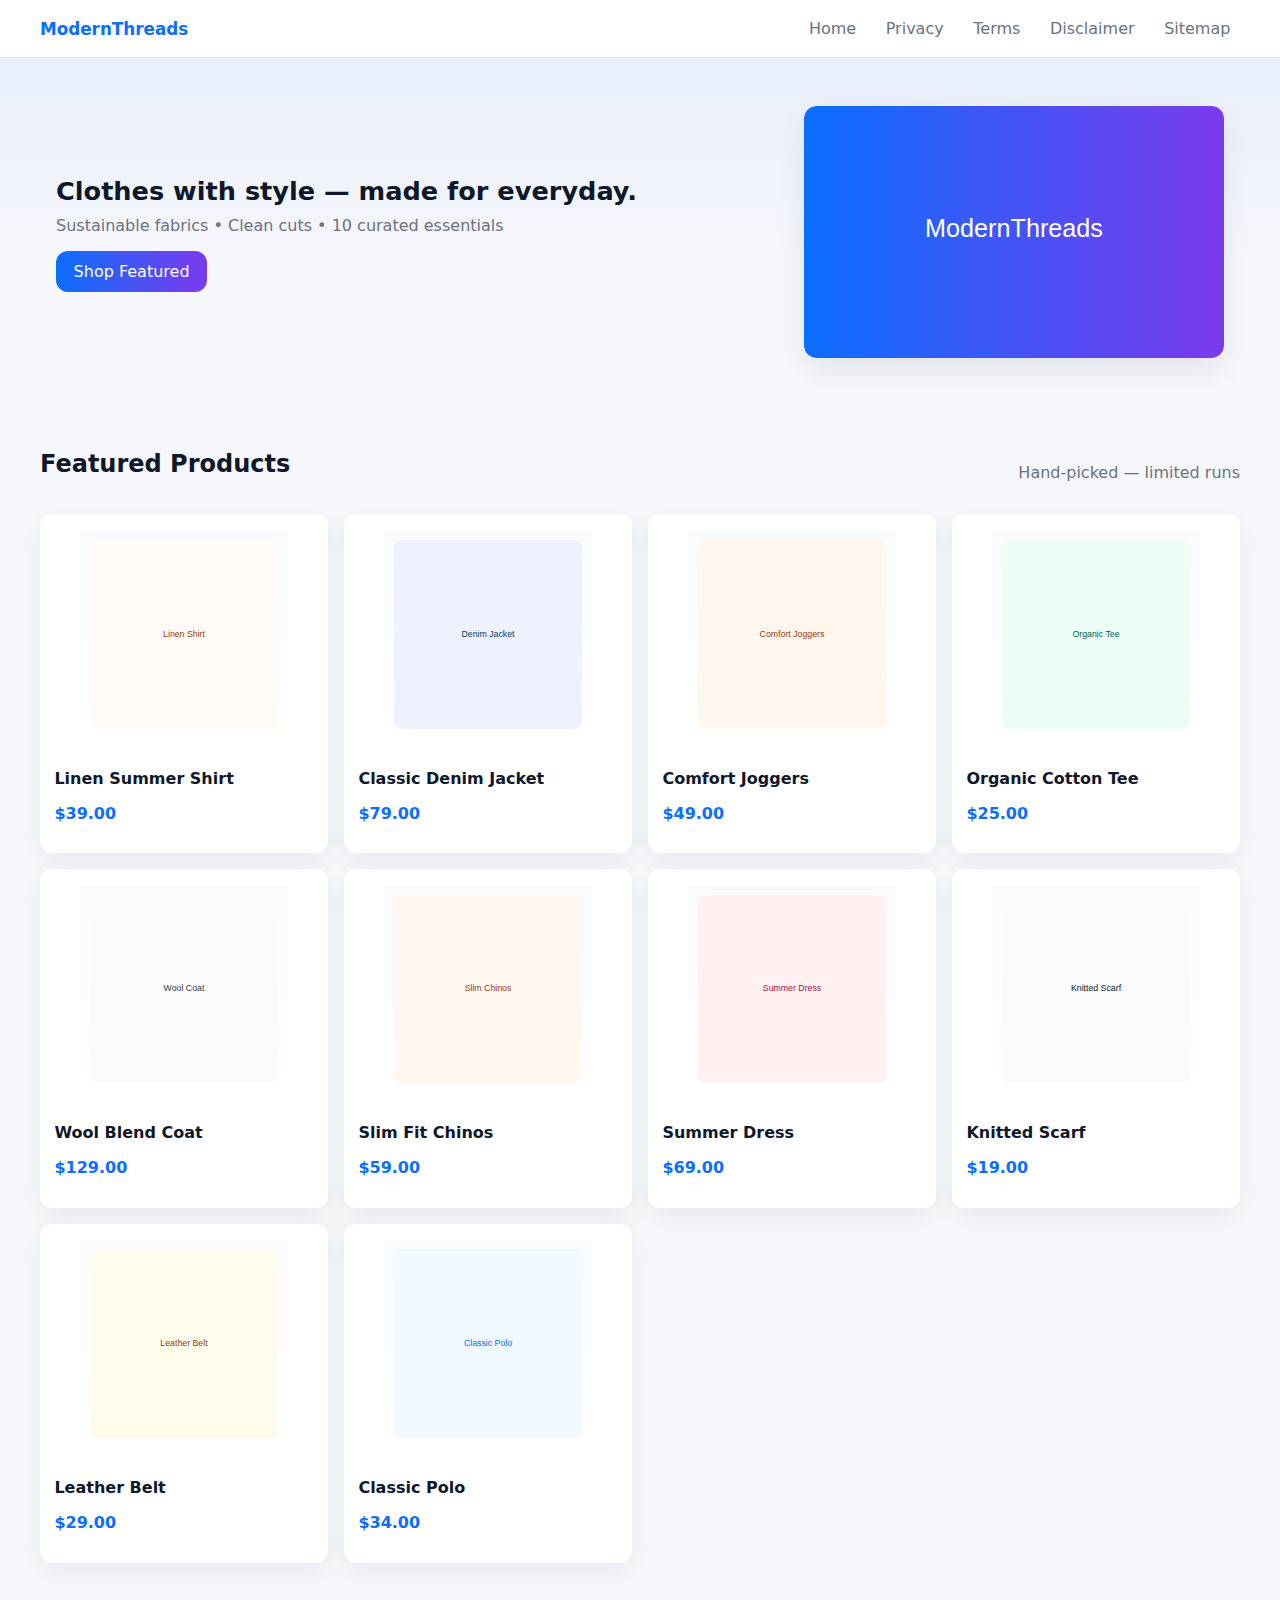
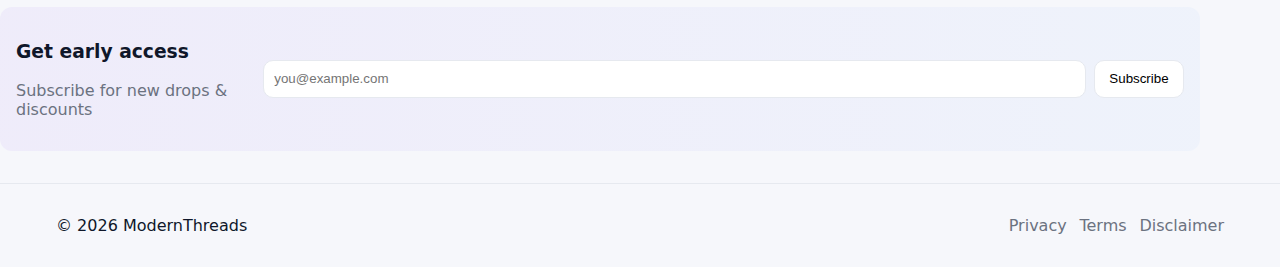
<file: public/index.html>
<!doctype html>
<html lang="en">
<head>
  <!--Start of Tawk.to Script-->
<script type="text/javascript">
var Tawk_API=Tawk_API||{}, Tawk_LoadStart=new Date();
(function(){
var s1=document.createElement("script"),s0=document.getElementsByTagName("script")[0];
s1.async=true;
s1.src='https://embed.tawk.to/696e2fdecba9c0197c120e83/1jfb6m03c';
s1.charset='UTF-8';
s1.setAttribute('crossorigin','*');
s0.parentNode.insertBefore(s1,s0);
})();
</script>
<!--End of Tawk.to Script-->
  <meta charset="utf-8" />
  <title>ModernThreads — Stylish Everyday Clothing</title>
  <meta name="description" content="ModernThreads — curated collection of stylish, sustainable clothing. Browse 10 featured items." />
  <meta name="viewport" content="width=device-width,initial-scale=1" />
  <link rel="canonical" href="https://your-domain.com/" />
  <meta property="og:site_name" content="ModernThreads" />
  <meta property="og:title" content="ModernThreads — Stylish Everyday Clothing" />
  <meta property="og:description" content="Shop 10 curated garments — premium fabrics, timeless design." />
  <meta property="og:type" content="website" />
  <meta property="og:url" content="https://your-domain.com/" />
  <meta name="twitter:card" content="summary_large_image" />
  <link rel="stylesheet" href="css/styles.css" />
  <link rel="icon" href="images/favicon.svg" />

  <script type="application/ld+json">
  { "@context":"https://schema.org", "@type":"WebSite", "name":"ModernThreads", "url":"https://your-domain.com" }
  </script>

  <!-- Google AdSense placeholder: replace ca-pub-XXXXX and uncomment when ready -->
  <!--
  <script data-ad-client="ca-pub-XXXXX" async
    src="https://pagead2.googlesyndication.com/pagead/js/adsbygoogle.js"></script>
  -->
</head>
<body>
  <header class="site-header">
    <div class="wrap header-inner">
      <a class="brand" href="/">ModernThreads</a>
      <button id="menuBtn" class="hamburger" aria-label="Open menu" aria-expanded="false">☰</button>
      <nav id="mainNav" class="main-nav" aria-label="Main">
        <a href="/">Home</a>
        <a href="privacy.html">Privacy</a>
        <a href="terms.html">Terms</a>
        <a href="disclaimer.html">Disclaimer</a>
        <a href="sitemap.xml">Sitemap</a>
      </nav>
    </div>
  </header>

  <main>
    <section class="hero">
      <div class="wrap hero-inner">
        <div class="hero-copy">
          <h1>Clothes with style — made for everyday.</h1>
          <p class="lead">Sustainable fabrics • Clean cuts • 10 curated essentials</p>
          <a class="btn" href="#products">Shop Featured</a>
        </div>
        <div class="hero-art" aria-hidden="true">
          <svg viewBox="0 0 600 360" class="hero-svg" xmlns="http://www.w3.org/2000/svg" role="img" aria-label="ModernThreads hero">
            <defs><linearGradient id="g" x1="0" x2="1"><stop offset="0" stop-color="#0b6efd"/><stop offset="1" stop-color="#7c3aed"/></linearGradient></defs>
            <rect width="100%" height="100%" rx="18" fill="url(#g)"/>
            <text x="50%" y="52%" text-anchor="middle" fill="#fff" font-size="36" font-family="Inter, Arial">ModernThreads</text>
          </svg>
        </div>
      </div>
    </section>

    <section id="products" class="wrap section">
      <div class="section-head">
        <h2>Featured Products</h2>
        <p class="muted">Hand-picked — limited runs</p>
      </div>

      <div class="grid">
        <article class="card">
          <a class="card-link" href="products/linen-summer-shirt.html">
            <figure class="media"><img src="images/linen-summer-shirt.svg" alt="Linen Summer Shirt" loading="lazy" width="800" height="800"></figure>
            <div class="card-body"><h3>Linen Summer Shirt</h3><p class="price">$39.00</p></div>
          </a>
        </article>

        <article class="card">
          <a class="card-link" href="products/classic-denim-jacket.html">
            <figure class="media"><img src="images/classic-denim-jacket.svg" alt="Classic Denim Jacket" loading="lazy"></figure>
            <div class="card-body"><h3>Classic Denim Jacket</h3><p class="price">$79.00</p></div>
          </a>
        </article>

        <article class="card">
          <a class="card-link" href="products/comfort-joggers.html">
            <figure class="media"><img src="images/comfort-joggers.svg" alt="Comfort Joggers" loading="lazy"></figure>
            <div class="card-body"><h3>Comfort Joggers</h3><p class="price">$49.00</p></div>
          </a>
        </article>

        <article class="card">
          <a class="card-link" href="products/organic-cotton-tee.html">
            <figure class="media"><img src="images/organic-cotton-tee.svg" alt="Organic Cotton Tee" loading="lazy"></figure>
            <div class="card-body"><h3>Organic Cotton Tee</h3><p class="price">$25.00</p></div>
          </a>
        </article>

        <article class="card">
          <a class="card-link" href="products/wool-blend-coat.html">
            <figure class="media"><img src="images/wool-blend-coat.svg" alt="Wool Blend Coat" loading="lazy"></figure>
            <div class="card-body"><h3>Wool Blend Coat</h3><p class="price">$129.00</p></div>
          </a>
        </article>

        <article class="card">
          <a class="card-link" href="products/slim-fit-chinos.html">
            <figure class="media"><img src="images/slim-fit-chinos.svg" alt="Slim Fit Chinos" loading="lazy"></figure>
            <div class="card-body"><h3>Slim Fit Chinos</h3><p class="price">$59.00</p></div>
          </a>
        </article>

        <article class="card">
          <a class="card-link" href="products/summer-dress.html">
            <figure class="media"><img src="images/summer-dress.svg" alt="Summer Dress" loading="lazy"></figure>
            <div class="card-body"><h3>Summer Dress</h3><p class="price">$69.00</p></div>
          </a>
        </article>

        <article class="card">
          <a class="card-link" href="products/knitted-scarf.html">
            <figure class="media"><img src="images/knitted-scarf.svg" alt="Knitted Scarf" loading="lazy"></figure>
            <div class="card-body"><h3>Knitted Scarf</h3><p class="price">$19.00</p></div>
          </a>
        </article>

        <article class="card">
          <a class="card-link" href="products/leather-belt.html">
            <figure class="media"><img src="images/leather-belt.svg" alt="Leather Belt" loading="lazy"></figure>
            <div class="card-body"><h3>Leather Belt</h3><p class="price">$29.00</p></div>
          </a>
        </article>

        <article class="card">
          <a class="card-link" href="products/classic-polo.html">
            <figure class="media"><img src="images/classic-polo.svg" alt="Classic Polo" loading="lazy"></figure>
            <div class="card-body"><h3>Classic Polo</h3><p class="price">$34.00</p></div>
          </a>
        </article>
      </div>
    </section>

    <section class="wrap newsletter">
      <div class="newsletter-inner">
        <div>
          <h3>Get early access</h3>
          <p class="muted">Subscribe for new drops &amp; discounts</p>
        </div>
        <form class="subscribe" onsubmit="event.preventDefault(); alert('Subscribed — connect to your email provider')">
          <label for="email" class="visually-hidden">Email</label>
          <input id="email" type="email" placeholder="you@example.com" required>
          <button class="btn-alt" type="submit">Subscribe</button>
        </form>
      </div>
    </section>
  </main>

  <footer class="site-footer">
    <div class="wrap footer-inner">
      <div>&copy; <span id="year"></span> ModernThreads</div>
      <nav class="footer-nav">
        <a href="privacy.html">Privacy</a>
        <a href="terms.html">Terms</a>
        <a href="disclaimer.html">Disclaimer</a>
      </nav>
    </div>
  </footer>

  <script>
    const menuBtn = document.getElementById('menuBtn');
    const mainNav = document.getElementById('mainNav');
    menuBtn.addEventListener('click', () => {
      const expanded = menuBtn.getAttribute('aria-expanded') === 'true';
      menuBtn.setAttribute('aria-expanded', String(!expanded));
      mainNav.classList.toggle('open');
    });
    document.getElementById('year').textContent = new Date().getFullYear();
  </script>
</body>
</html>
</file>
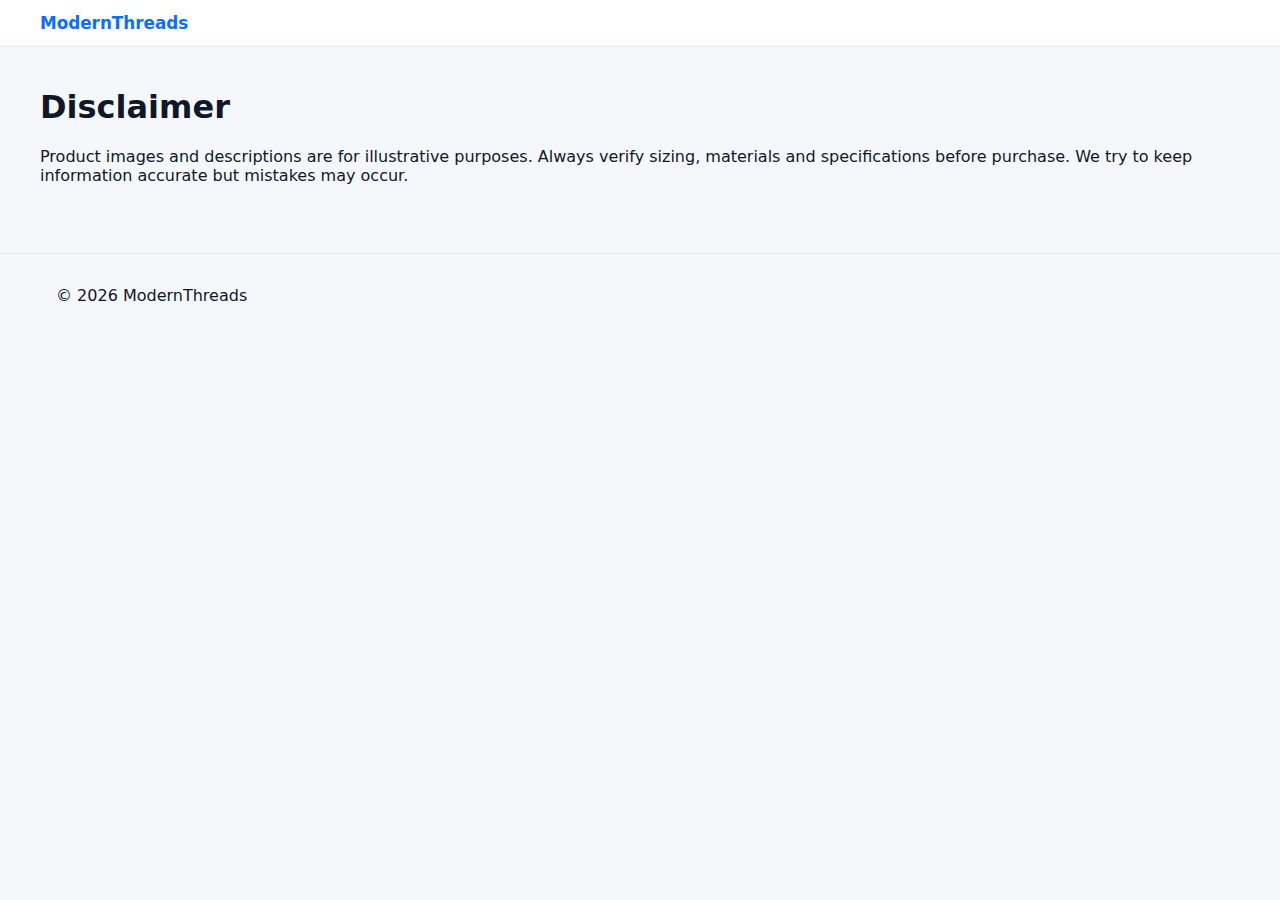
<file: public/disclaimer.html>
<!doctype html>
<html lang="en"><head><meta charset="utf-8"/><title>Disclaimer — ModernThreads</title><meta name="description" content="Disclaimer for ModernThreads product information."/><meta name="viewport" content="width=device-width,initial-scale=1"/><link rel="canonical" href="https://your-domain.com/disclaimer.html"/><link rel="stylesheet" href="css/styles.css"/></head><body><header class="site-header"><div class="wrap header-inner"><a class="brand" href="/">ModernThreads</a></div></header><main class="wrap section"><h1>Disclaimer</h1><p>Product images and descriptions are for illustrative purposes. Always verify sizing, materials and specifications before purchase. We try to keep information accurate but mistakes may occur.</p></main><footer class="site-footer"><div class="wrap footer-inner"><div>&copy; <span id="year"></span> ModernThreads</div></div></footer><script>document.getElementById('year').textContent=new Date().getFullYear();</script></body></html>
</file>
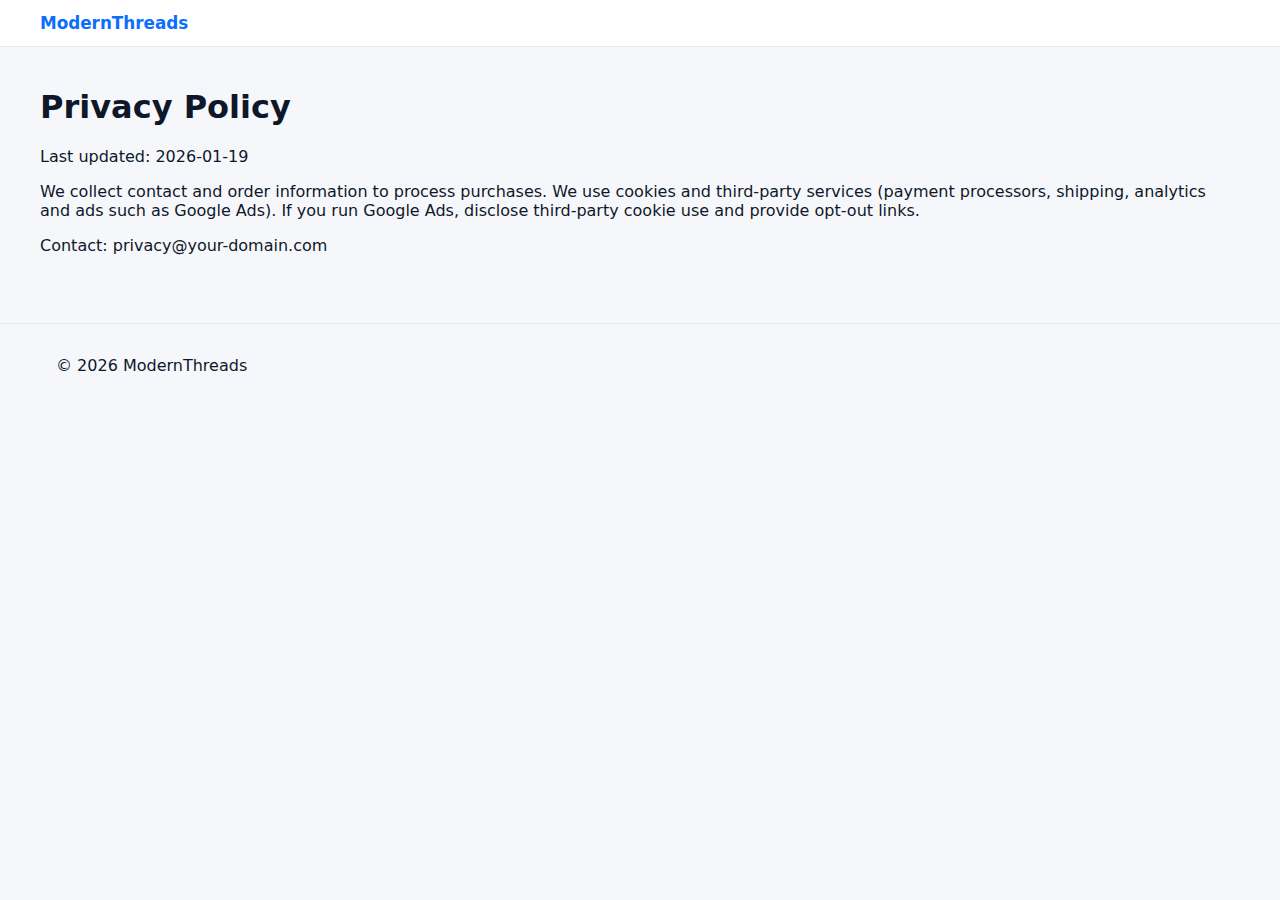
<file: public/privacy.html>
<!doctype html>
<html lang="en"><head><meta charset="utf-8"/><title>Privacy Policy — ModernThreads</title><meta name="description" content="Privacy Policy for ModernThreads."/><meta name="viewport" content="width=device-width,initial-scale=1"/><link rel="canonical" href="https://your-domain.com/privacy.html"/><link rel="stylesheet" href="css/styles.css"/></head><body><header class="site-header"><div class="wrap header-inner"><a class="brand" href="/">ModernThreads</a></div></header><main class="wrap section"><h1>Privacy Policy</h1><p>Last updated: 2026-01-19</p><p>We collect contact and order information to process purchases. We use cookies and third-party services (payment processors, shipping, analytics and ads such as Google Ads). If you run Google Ads, disclose third-party cookie use and provide opt-out links.</p><p>Contact: privacy@your-domain.com</p></main><footer class="site-footer"><div class="wrap footer-inner"><div>&copy; <span id="year"></span> ModernThreads</div></div></footer><script>document.getElementById('year').textContent=new Date().getFullYear();</script></body></html>
</file>
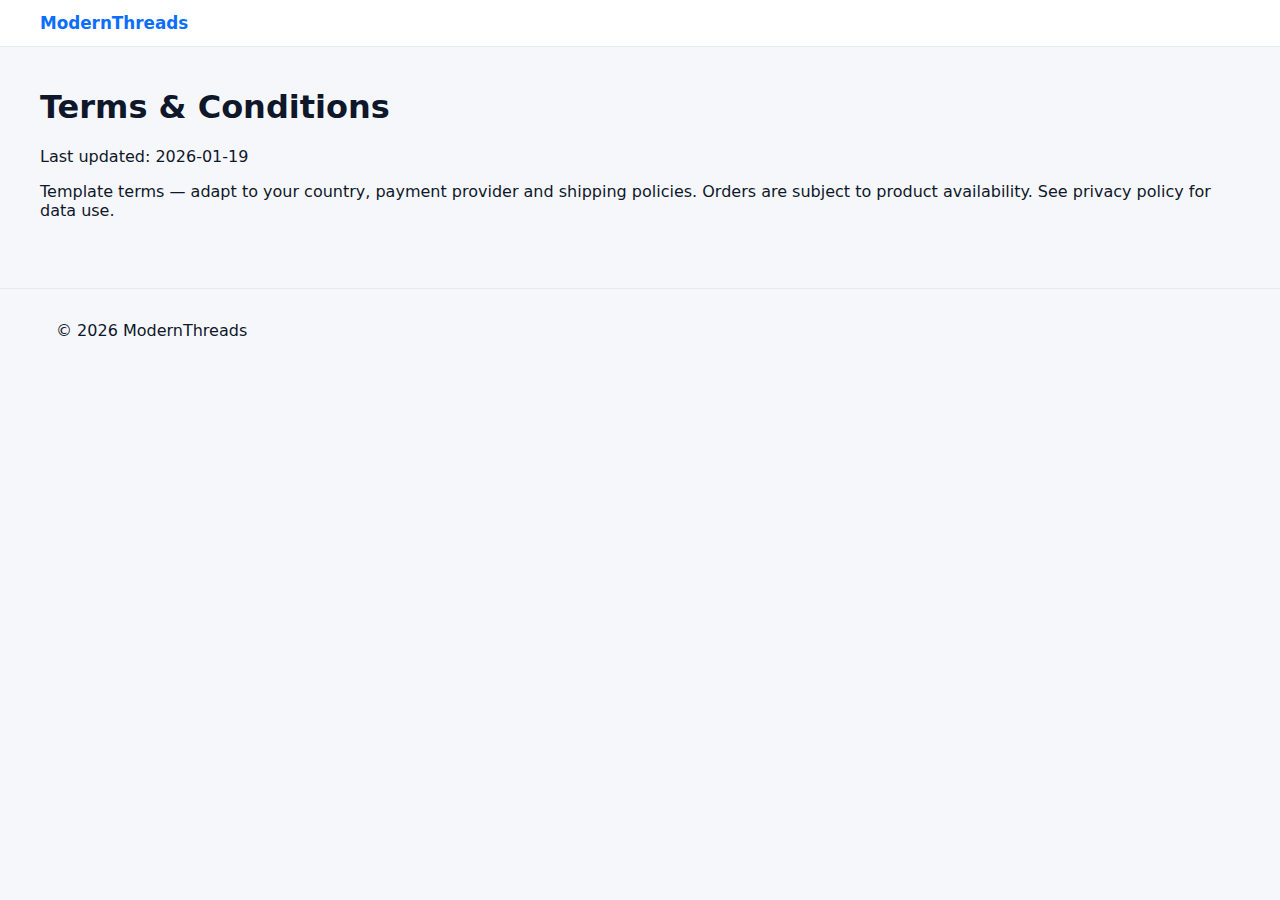
<file: public/terms.html>
<!doctype html>
<html lang="en"><head><meta charset="utf-8"/><title>Terms &amp; Conditions — ModernThreads</title><meta name="description" content="Terms and conditions for ModernThreads."/><meta name="viewport" content="width=device-width,initial-scale=1"/><link rel="canonical" href="https://your-domain.com/terms.html"/><link rel="stylesheet" href="css/styles.css"/></head><body><header class="site-header"><div class="wrap header-inner"><a class="brand" href="/">ModernThreads</a></div></header><main class="wrap section"><h1>Terms &amp; Conditions</h1><p>Last updated: 2026-01-19</p><p>Template terms — adapt to your country, payment provider and shipping policies. Orders are subject to product availability. See privacy policy for data use.</p></main><footer class="site-footer"><div class="wrap footer-inner"><div>&copy; <span id="year"></span> ModernThreads</div></div></footer><script>document.getElementById('year').textContent=new Date().getFullYear();</script></body></html>
</file>
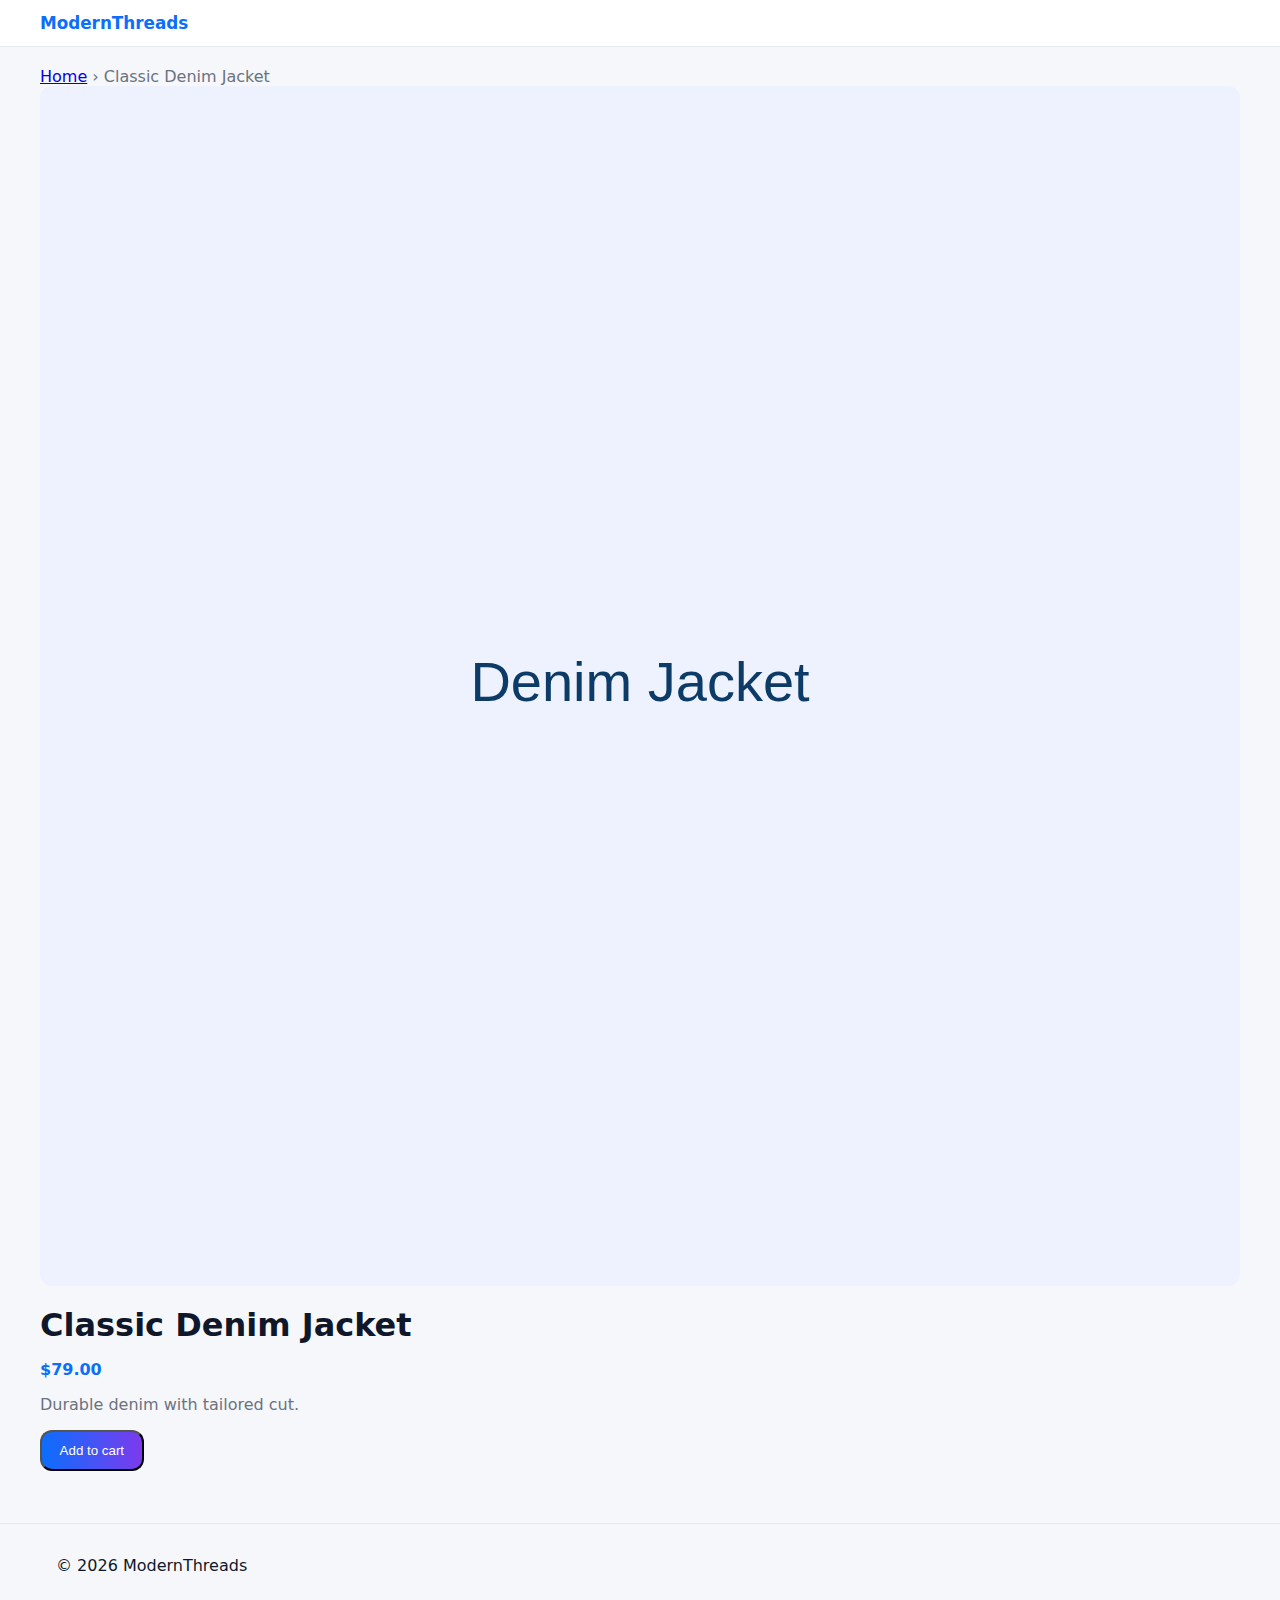
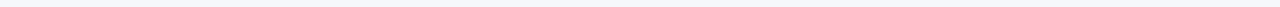
<file: public/products/classic-denim-jacket.html>
<!doctype html>
<html lang="en"><head><meta charset="utf-8"/><title>Classic Denim Jacket — ModernThreads</title><meta name="description" content="Classic Denim Jacket — durable tailored denim jacket."/><meta name="viewport" content="width=device-width,initial-scale=1"/><link rel="canonical" href="https://your-domain.com/products/classic-denim-jacket.html"/><meta property="og:image" content="https://your-domain.com/images/classic-denim-jacket.svg"/><link rel="stylesheet" href="../css/styles.css"/></head><body><header class="site-header"><div class="wrap header-inner"><a class="brand" href="/">ModernThreads</a></div></header><main class="wrap section"><nav aria-label="Breadcrumb" class="muted"><a href="/">Home</a> › <span>Classic Denim Jacket</span></nav><article style="display:grid;gap:1rem"><div class="product-media"><img src="../images/classic-denim-jacket.svg" alt="Classic Denim Jacket" loading="lazy"></div><div class="product-info"><h1>Classic Denim Jacket</h1><p class="price">$79.00</p><p class="muted">Durable denim with tailored cut.</p><div style="margin-top:0.8rem"><button class="btn" onclick="alert('Add to cart demo')">Add to cart</button></div></div></article></main><footer class="site-footer"><div class="wrap footer-inner"><div>&copy; <span id="year"></span> ModernThreads</div></div></footer><script>document.getElementById('year').textContent=new Date().getFullYear();</script></body></html>
</file>
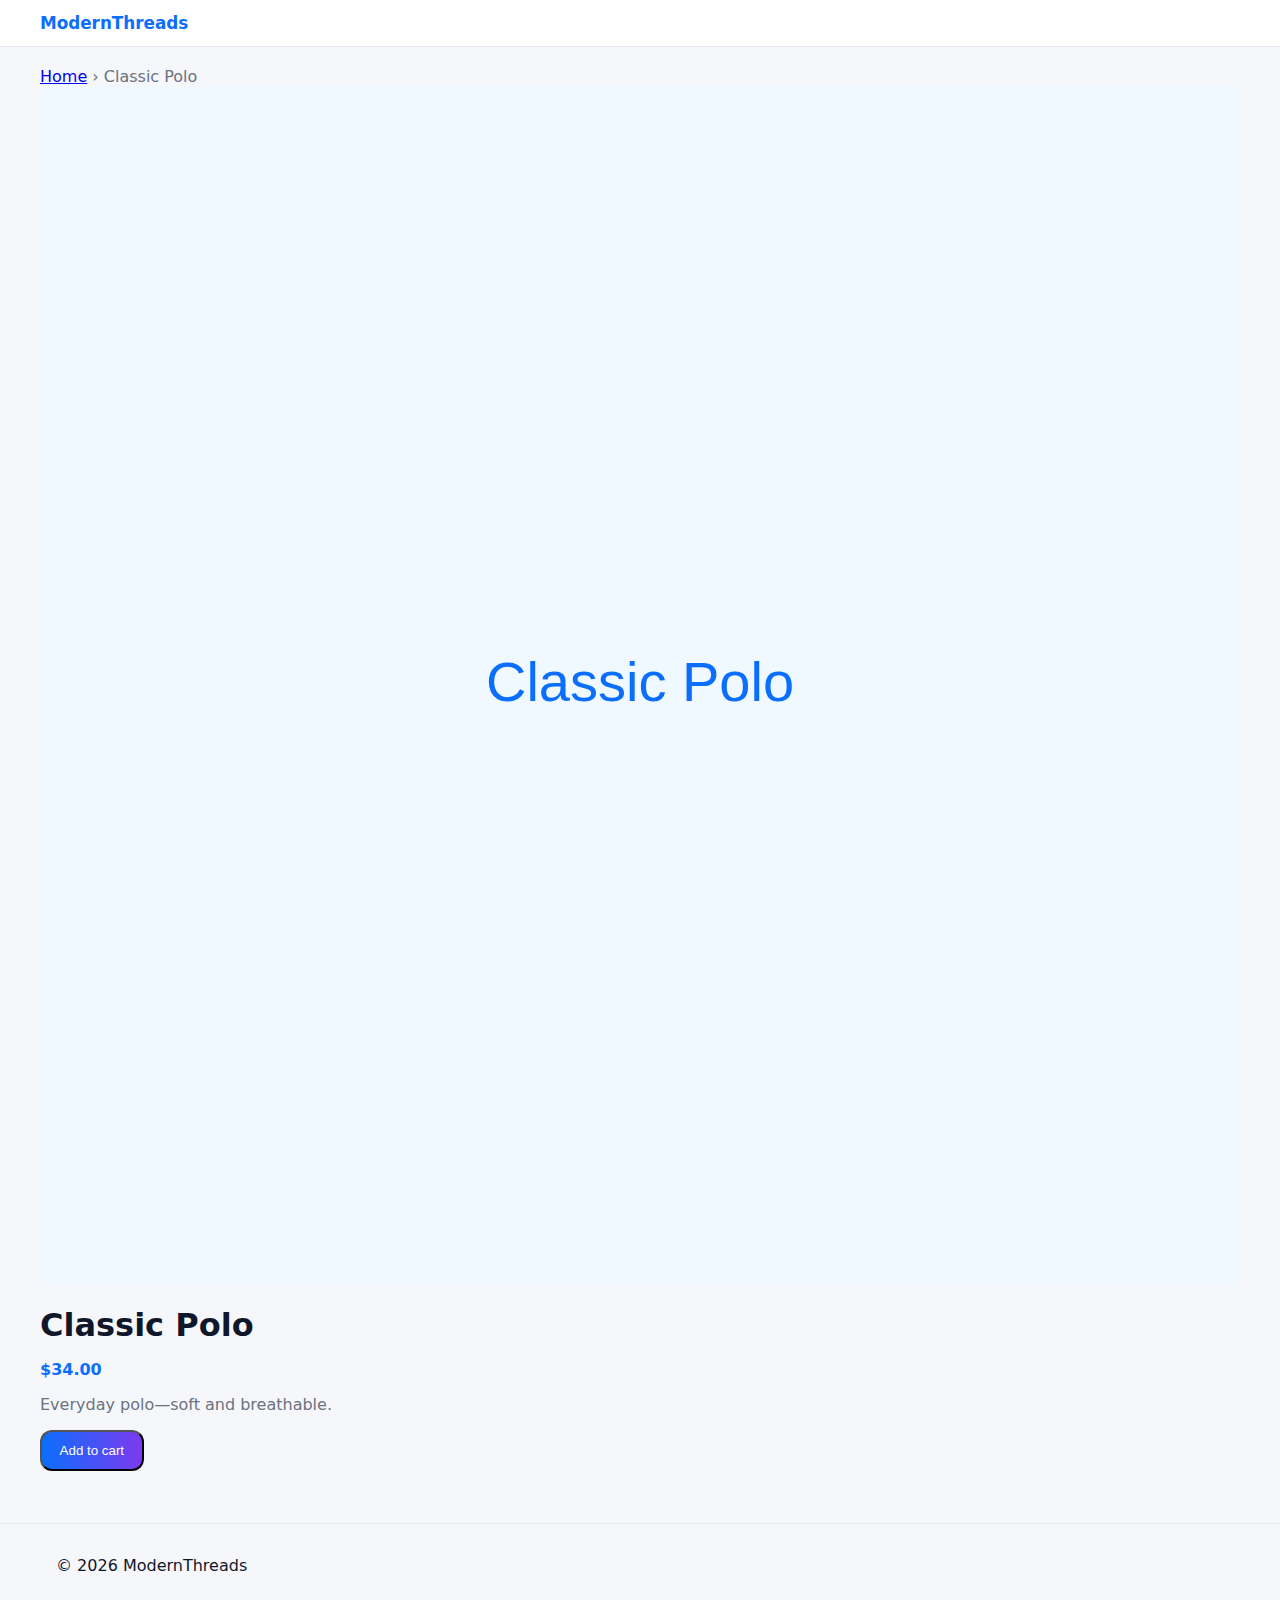
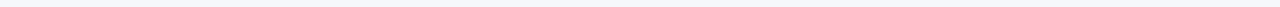
<file: public/products/classic-polo.html>
<!doctype html>
<html lang="en"><head><meta charset="utf-8"/><title>Classic Polo — ModernThreads</title><meta name="description" content="Classic Polo — breathable polo shirt with soft finish."/><meta name="viewport" content="width=device-width,initial-scale=1"/><link rel="canonical" href="https://your-domain.com/products/classic-polo.html"/><meta property="og:image" content="https://your-domain.com/images/classic-polo.svg"/><link rel="stylesheet" href="../css/styles.css"/></head><body><header class="site-header"><div class="wrap header-inner"><a class="brand" href="/">ModernThreads</a></div></header><main class="wrap section"><nav aria-label="Breadcrumb" class="muted"><a href="/">Home</a> › <span>Classic Polo</span></nav><article style="display:grid;gap:1rem"><div class="product-media"><img src="../images/classic-polo.svg" alt="Classic Polo" loading="lazy"></div><div class="product-info"><h1>Classic Polo</h1><p class="price">$34.00</p><p class="muted">Everyday polo—soft and breathable.</p><div style="margin-top:0.8rem"><button class="btn" onclick="alert('Add to cart demo')">Add to cart</button></div></div></article></main><footer class="site-footer"><div class="wrap footer-inner"><div>&copy; <span id="year"></span> ModernThreads</div></div></footer><script>document.getElementById('year').textContent=new Date().getFullYear();</script></body></html>
</file>
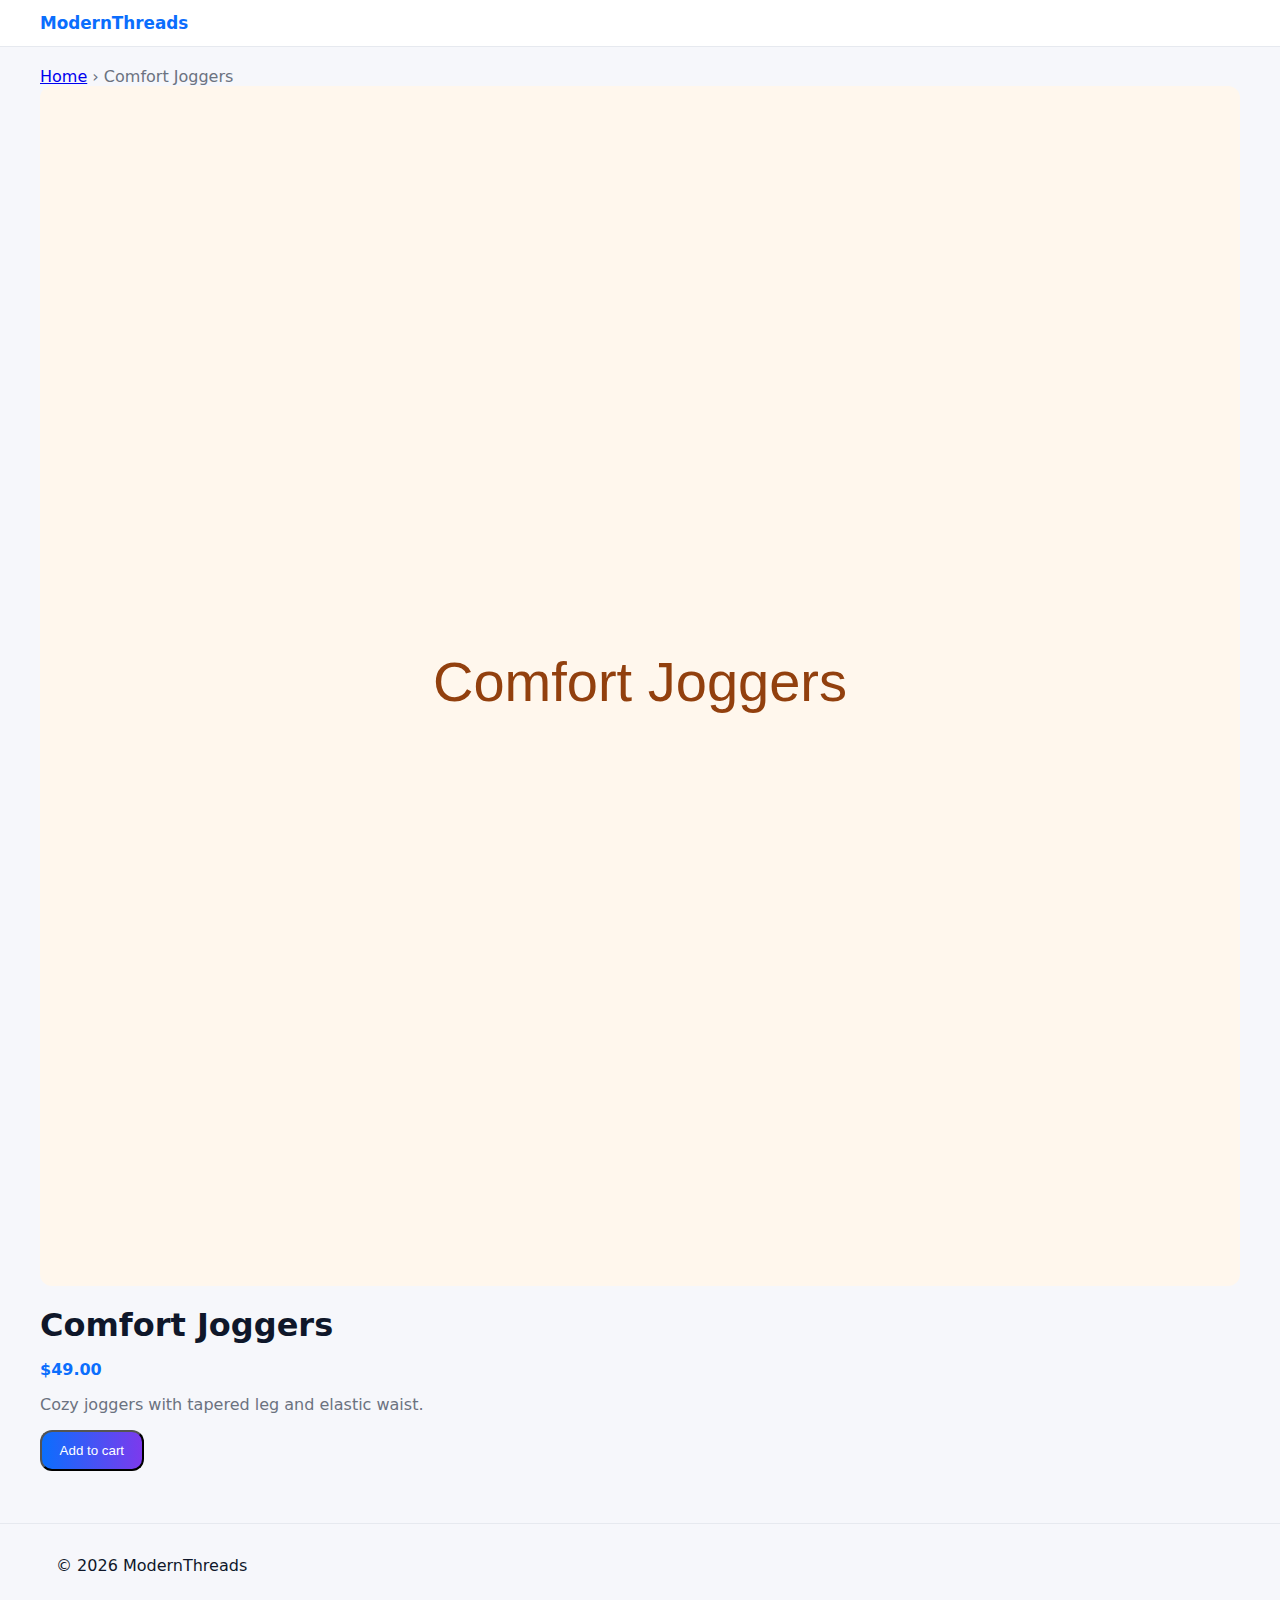
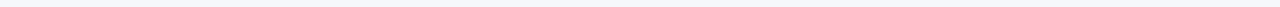
<file: public/products/comfort-joggers.html>
<!doctype html>
<html lang="en"><head><meta charset="utf-8"/><title>Comfort Joggers — ModernThreads</title><meta name="description" content="Comfort Joggers — soft tapered joggers for everyday comfort."/><meta name="viewport" content="width=device-width,initial-scale=1"/><link rel="canonical" href="https://your-domain.com/products/comfort-joggers.html"/><meta property="og:image" content="https://your-domain.com/images/comfort-joggers.svg"/><link rel="stylesheet" href="../css/styles.css"/></head><body><header class="site-header"><div class="wrap header-inner"><a class="brand" href="/">ModernThreads</a></div></header><main class="wrap section"><nav aria-label="Breadcrumb" class="muted"><a href="/">Home</a> › <span>Comfort Joggers</span></nav><article style="display:grid;gap:1rem"><div class="product-media"><img src="../images/comfort-joggers.svg" alt="Comfort Joggers" loading="lazy"></div><div class="product-info"><h1>Comfort Joggers</h1><p class="price">$49.00</p><p class="muted">Cozy joggers with tapered leg and elastic waist.</p><div style="margin-top:0.8rem"><button class="btn" onclick="alert('Add to cart demo')">Add to cart</button></div></div></article></main><footer class="site-footer"><div class="wrap footer-inner"><div>&copy; <span id="year"></span> ModernThreads</div></div></footer><script>document.getElementById('year').textContent=new Date().getFullYear();</script></body></html>
</file>
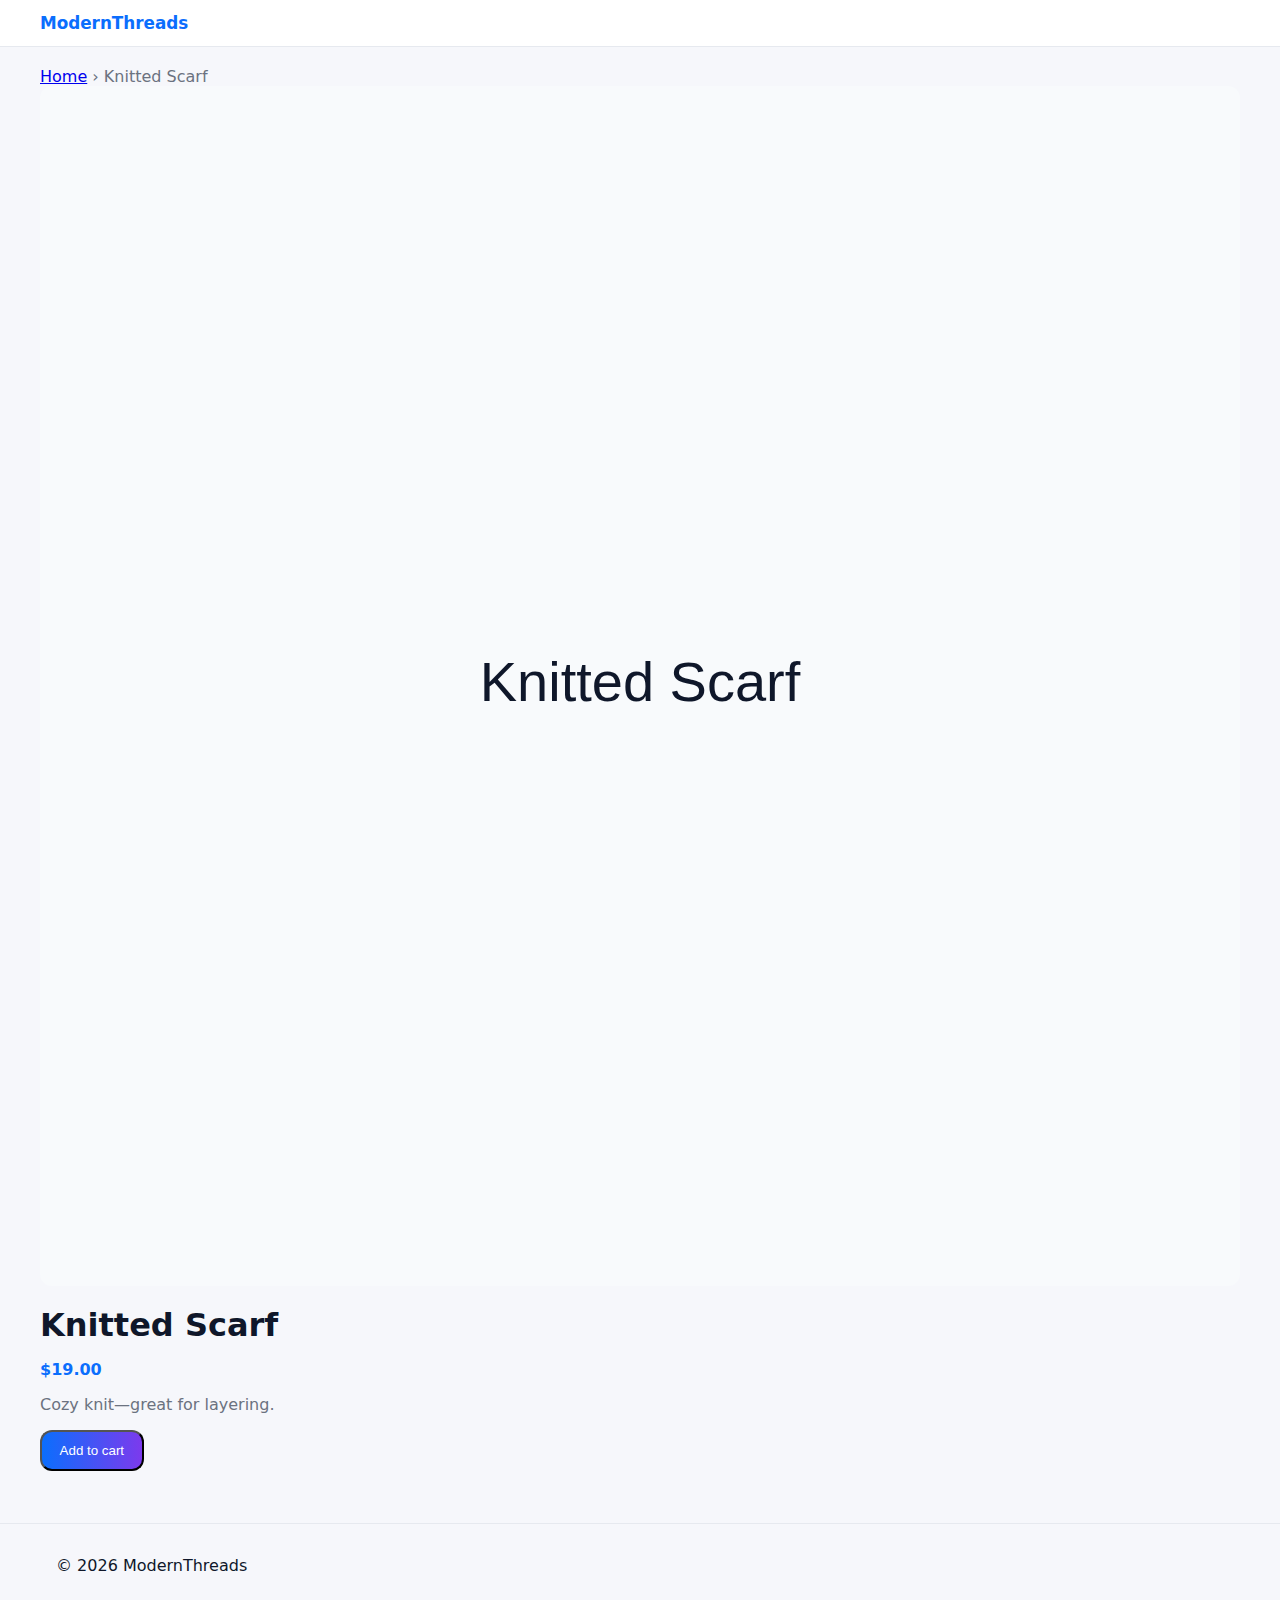
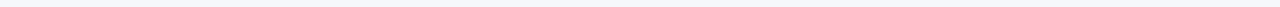
<file: public/products/knitted-scarf.html>
<!doctype html>
<html lang="en"><head><meta charset="utf-8"/><title>Knitted Scarf — ModernThreads</title><meta name="description" content="Knitted Scarf — cozy knitted scarf in multiple colors."/><meta name="viewport" content="width=device-width,initial-scale=1"/><link rel="canonical" href="https://your-domain.com/products/knitted-scarf.html"/><meta property="og:image" content="https://your-domain.com/images/knitted-scarf.svg"/><link rel="stylesheet" href="../css/styles.css"/></head><body><header class="site-header"><div class="wrap header-inner"><a class="brand" href="/">ModernThreads</a></div></header><main class="wrap section"><nav aria-label="Breadcrumb" class="muted"><a href="/">Home</a> › <span>Knitted Scarf</span></nav><article style="display:grid;gap:1rem"><div class="product-media"><img src="../images/knitted-scarf.svg" alt="Knitted Scarf" loading="lazy"></div><div class="product-info"><h1>Knitted Scarf</h1><p class="price">$19.00</p><p class="muted">Cozy knit—great for layering.</p><div style="margin-top:0.8rem"><button class="btn" onclick="alert('Add to cart demo')">Add to cart</button></div></div></article></main><footer class="site-footer"><div class="wrap footer-inner"><div>&copy; <span id="year"></span> ModernThreads</div></div></footer><script>document.getElementById('year').textContent=new Date().getFullYear();</script></body></html>
</file>
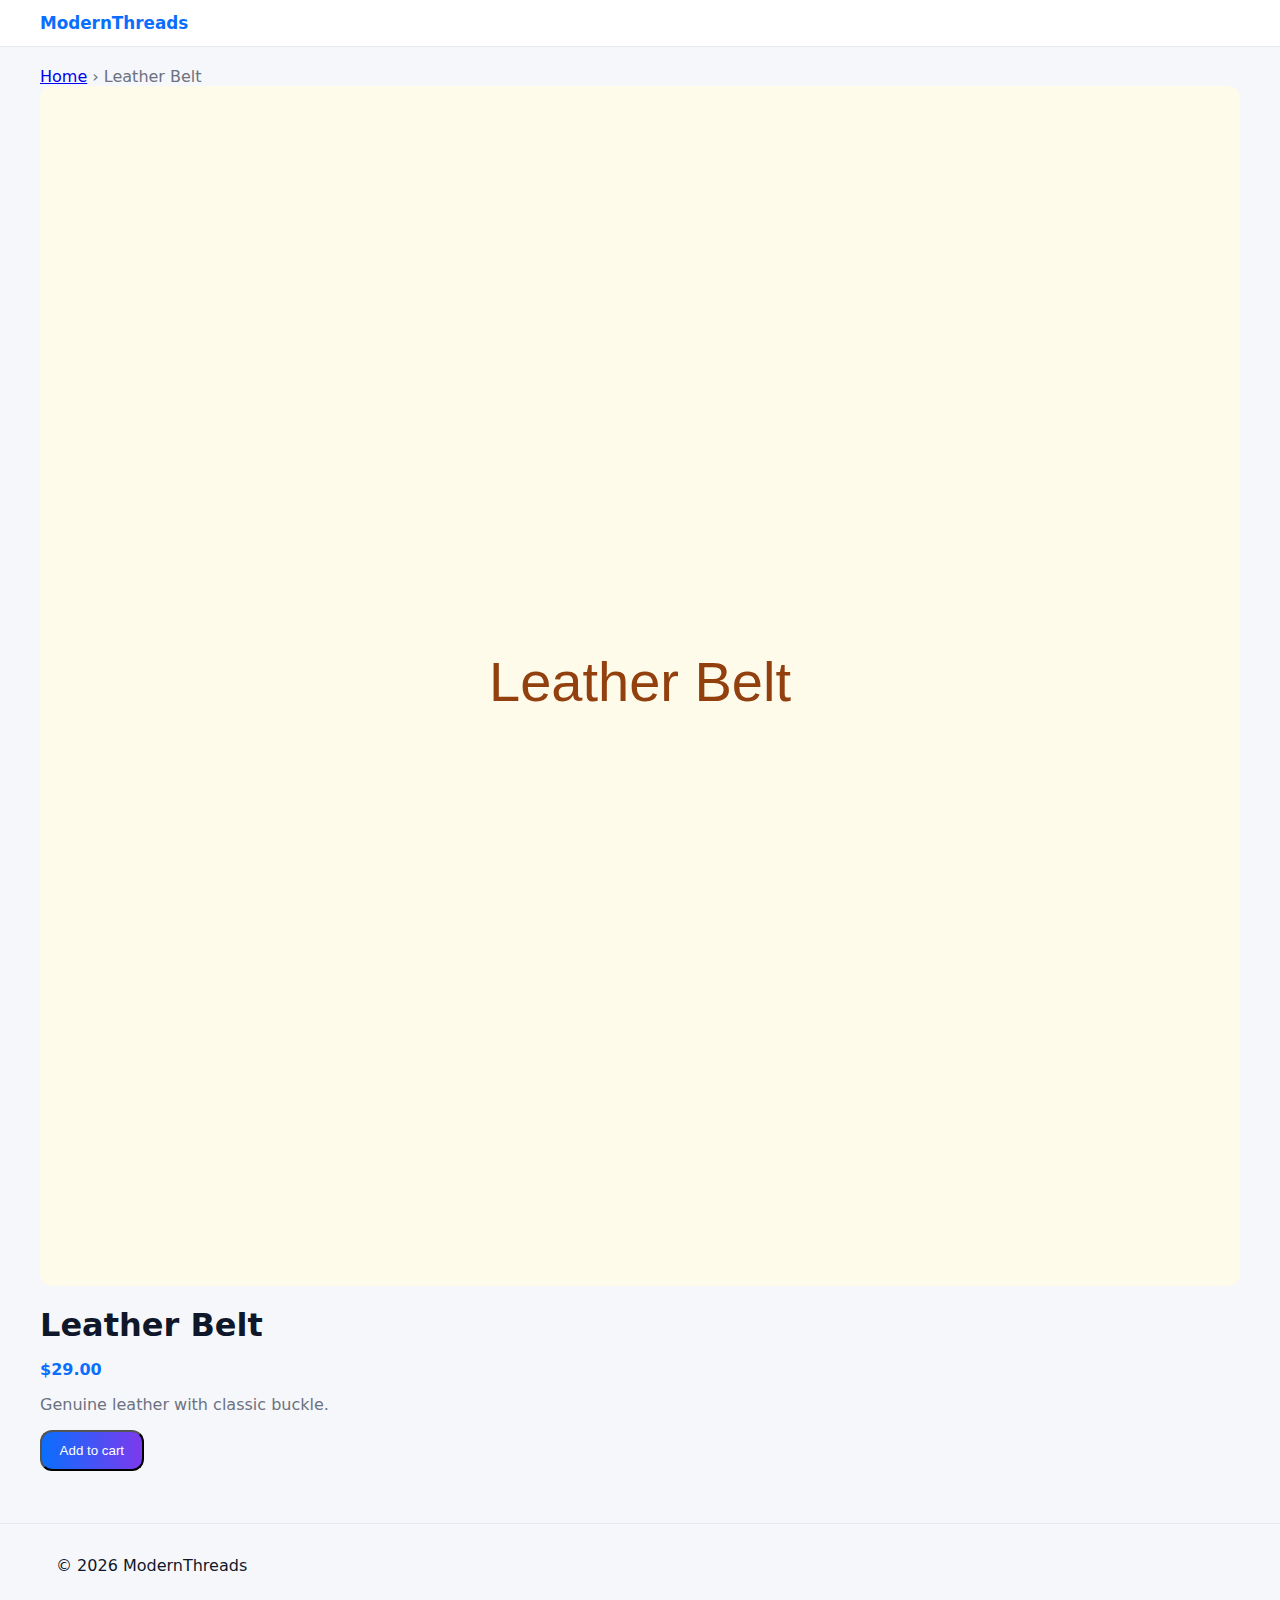
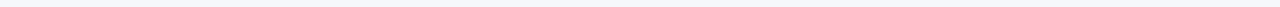
<file: public/products/leather-belt.html>
<!doctype html>
<html lang="en"><head><meta charset="utf-8"/><title>Leather Belt — ModernThreads</title><meta name="description" content="Leather Belt — genuine leather belt with classic buckle."/><meta name="viewport" content="width=device-width,initial-scale=1"/><link rel="canonical" href="https://your-domain.com/products/leather-belt.html"/><meta property="og:image" content="https://your-domain.com/images/leather-belt.svg"/><link rel="stylesheet" href="../css/styles.css"/></head><body><header class="site-header"><div class="wrap header-inner"><a class="brand" href="/">ModernThreads</a></div></header><main class="wrap section"><nav aria-label="Breadcrumb" class="muted"><a href="/">Home</a> › <span>Leather Belt</span></nav><article style="display:grid;gap:1rem"><div class="product-media"><img src="../images/leather-belt.svg" alt="Leather Belt" loading="lazy"></div><div class="product-info"><h1>Leather Belt</h1><p class="price">$29.00</p><p class="muted">Genuine leather with classic buckle.</p><div style="margin-top:0.8rem"><button class="btn" onclick="alert('Add to cart demo')">Add to cart</button></div></div></article></main><footer class="site-footer"><div class="wrap footer-inner"><div>&copy; <span id="year"></span> ModernThreads</div></div></footer><script>document.getElementById('year').textContent=new Date().getFullYear();</script></body></html>
</file>
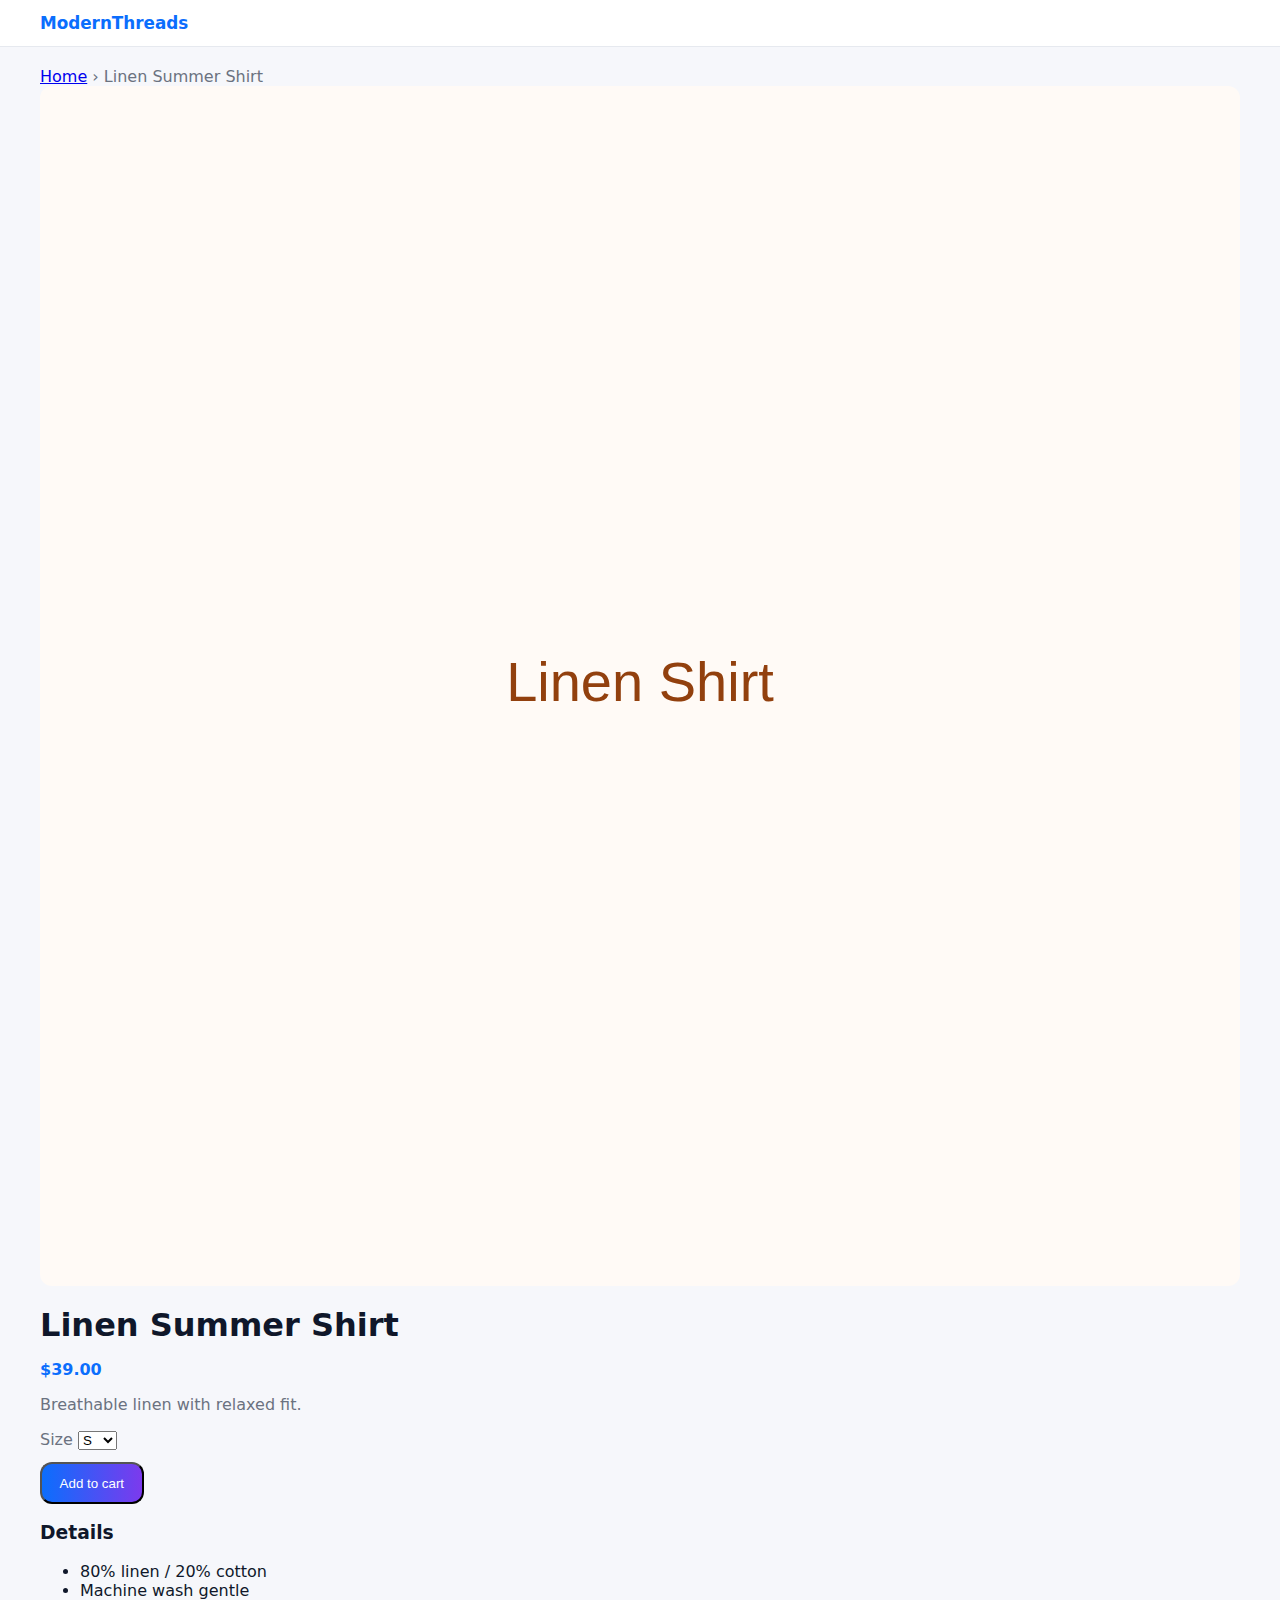
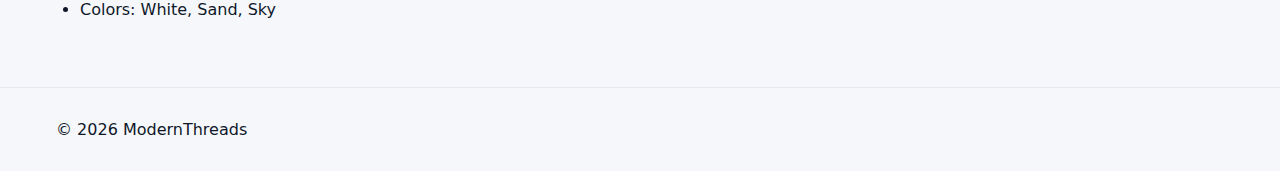
<file: public/products/linen-summer-shirt.html>
<!doctype html>
<html lang="en">
<head>
  <meta charset="utf-8" />
  <title>Linen Summer Shirt — ModernThreads</title>
  <meta name="description" content="Linen Summer Shirt — lightweight linen shirt, breathable and comfortable. Sizes S–XL." />
  <meta name="viewport" content="width=device-width,initial-scale=1" />
  <link rel="canonical" href="https://your-domain.com/products/linen-summer-shirt.html" />
  <meta property="og:title" content="Linen Summer Shirt — ModernThreads" />
  <meta property="og:description" content="Lightweight linen shirt — breathable and comfortable." />
  <meta property="og:image" content="https://your-domain.com/images/linen-summer-shirt.svg" />
  <link rel="stylesheet" href="../css/styles.css" />
  <script type="application/ld+json">
  {
    "@context":"https://schema.org",
    "@type":"Product",
    "name":"Linen Summer Shirt",
    "image":["https://your-domain.com/images/linen-summer-shirt.svg"],
    "description":"Lightweight breathable linen shirt—perfect for warm days.",
    "sku":"MT-LINEN-001",
    "brand":{"@type":"Brand","name":"ModernThreads"},
    "offers":{"@type":"Offer","url":"https://your-domain.com/products/linen-summer-shirt.html","priceCurrency":"USD","price":"39.00","availability":"https://schema.org/InStock"}
  }
  </script>
</head>
<body>
  <header class="site-header"><div class="wrap header-inner"><a class="brand" href="/">ModernThreads</a></div></header>
  <main class="wrap section">
    <nav aria-label="Breadcrumb" class="muted"><a href="/">Home</a> › <span>Linen Summer Shirt</span></nav>
    <article style="display:grid;gap:1rem">
      <div class="product-media"><img src="../images/linen-summer-shirt.svg" alt="Linen Summer Shirt" loading="lazy"></div>
      <div class="product-info">
        <h1>Linen Summer Shirt</h1>
        <p class="price">$39.00</p>
        <p class="muted">Breathable linen with relaxed fit.</p>
        <div style="margin-top:0.6rem">
          <label class="muted">Size</label>
          <select aria-label="Size"><option>S</option><option>M</option><option>L</option><option>XL</option></select>
        </div>
        <div style="margin-top:0.8rem">
          <button class="btn" onclick="alert('Add to cart demo')">Add to cart</button>
        </div>
        <section style="margin-top:1rem">
          <h3>Details</h3>
          <ul><li>80% linen / 20% cotton</li><li>Machine wash gentle</li><li>Colors: White, Sand, Sky</li></ul>
        </section>
      </div>
    </article>
  </main>
  <footer class="site-footer"><div class="wrap footer-inner"><div>&copy; <span id="year"></span> ModernThreads</div></div></footer>
  <script>document.getElementById('year').textContent=new Date().getFullYear();</script>
</body>
</html>
</file>
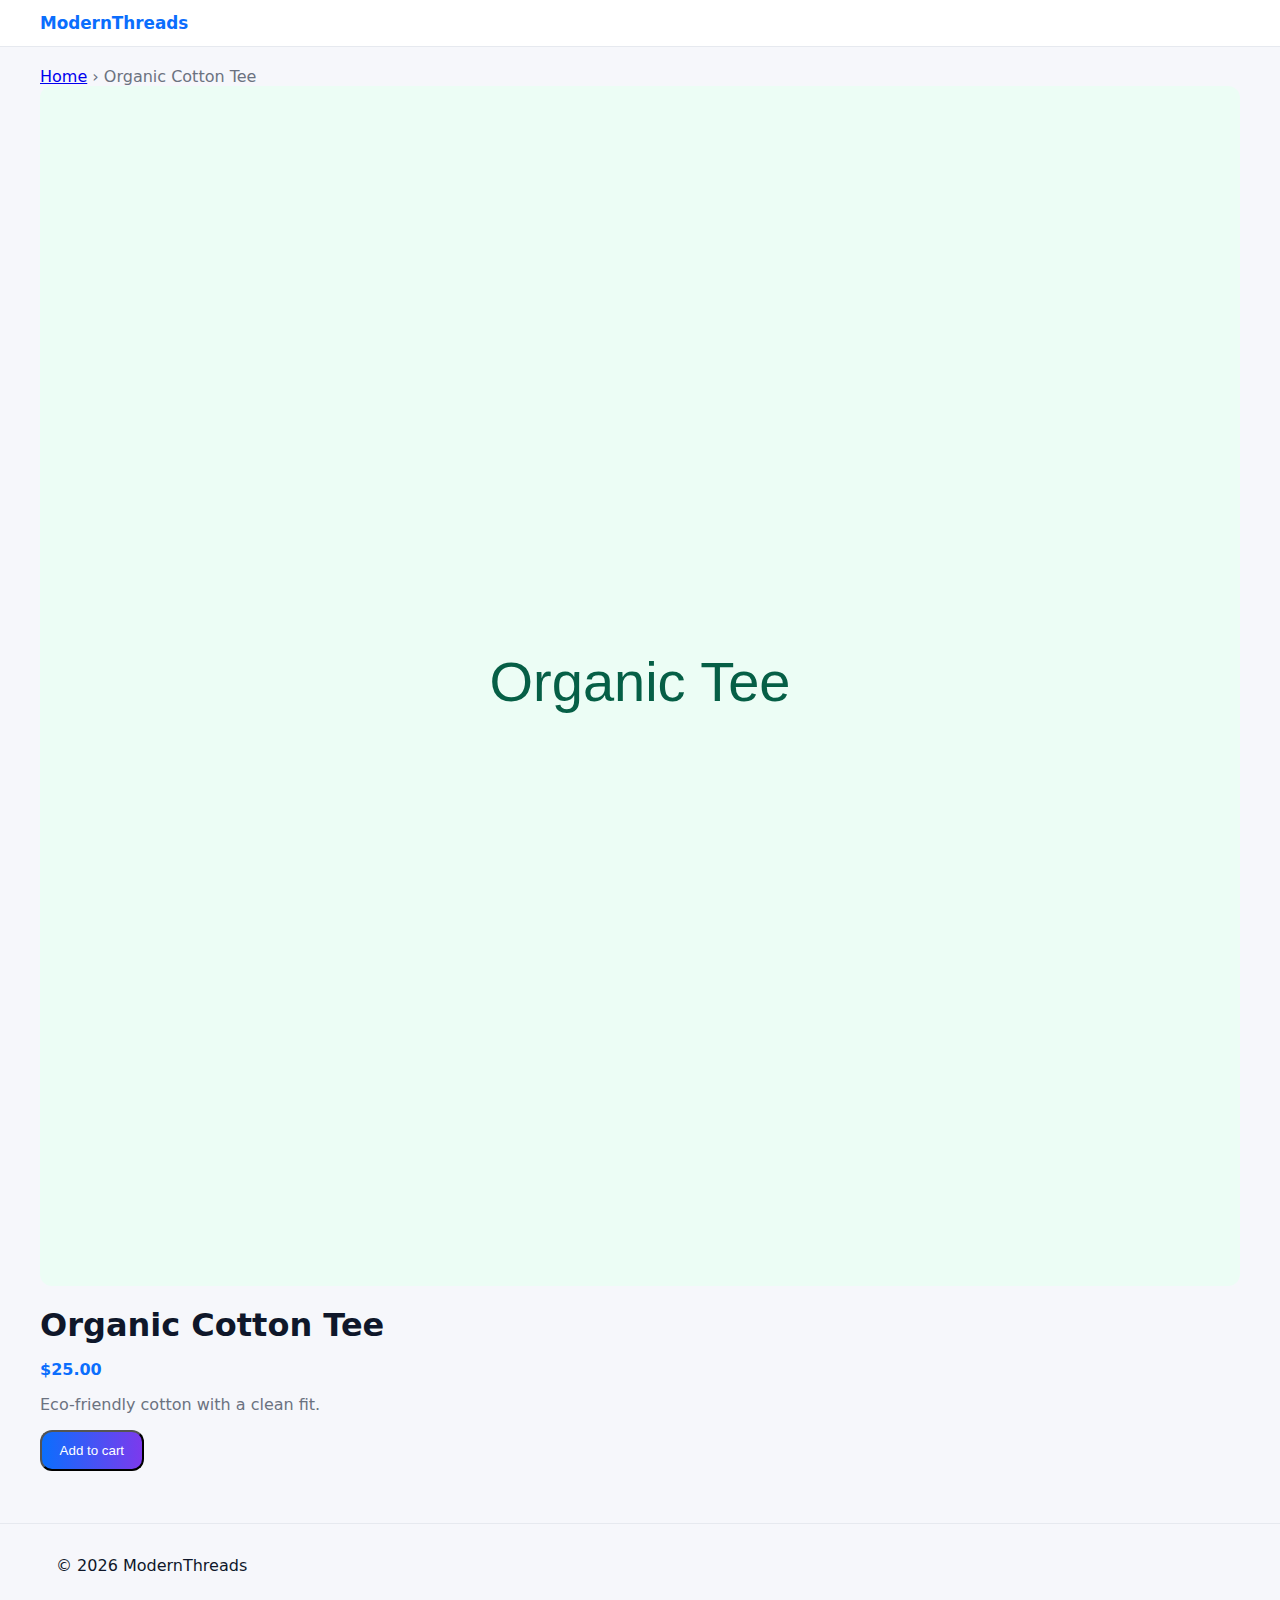
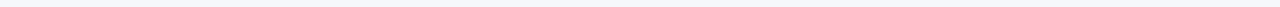
<file: public/products/organic-cotton-tee.html>
<!doctype html>
<html lang="en"><head><meta charset="utf-8"/><title>Organic Cotton Tee — ModernThreads</title><meta name="description" content="Organic Cotton Tee — soft and sustainable cotton tee."/><meta name="viewport" content="width=device-width,initial-scale=1"/><link rel="canonical" href="https://your-domain.com/products/organic-cotton-tee.html"/><meta property="og:image" content="https://your-domain.com/images/organic-cotton-tee.svg"/><link rel="stylesheet" href="../css/styles.css"/></head><body><header class="site-header"><div class="wrap header-inner"><a class="brand" href="/">ModernThreads</a></div></header><main class="wrap section"><nav aria-label="Breadcrumb" class="muted"><a href="/">Home</a> › <span>Organic Cotton Tee</span></nav><article style="display:grid;gap:1rem"><div class="product-media"><img src="../images/organic-cotton-tee.svg" alt="Organic Cotton Tee" loading="lazy"></div><div class="product-info"><h1>Organic Cotton Tee</h1><p class="price">$25.00</p><p class="muted">Eco-friendly cotton with a clean fit.</p><div style="margin-top:0.8rem"><button class="btn" onclick="alert('Add to cart demo')">Add to cart</button></div></div></article></main><footer class="site-footer"><div class="wrap footer-inner"><div>&copy; <span id="year"></span> ModernThreads</div></div></footer><script>document.getElementById('year').textContent=new Date().getFullYear();</script></body></html>
</file>
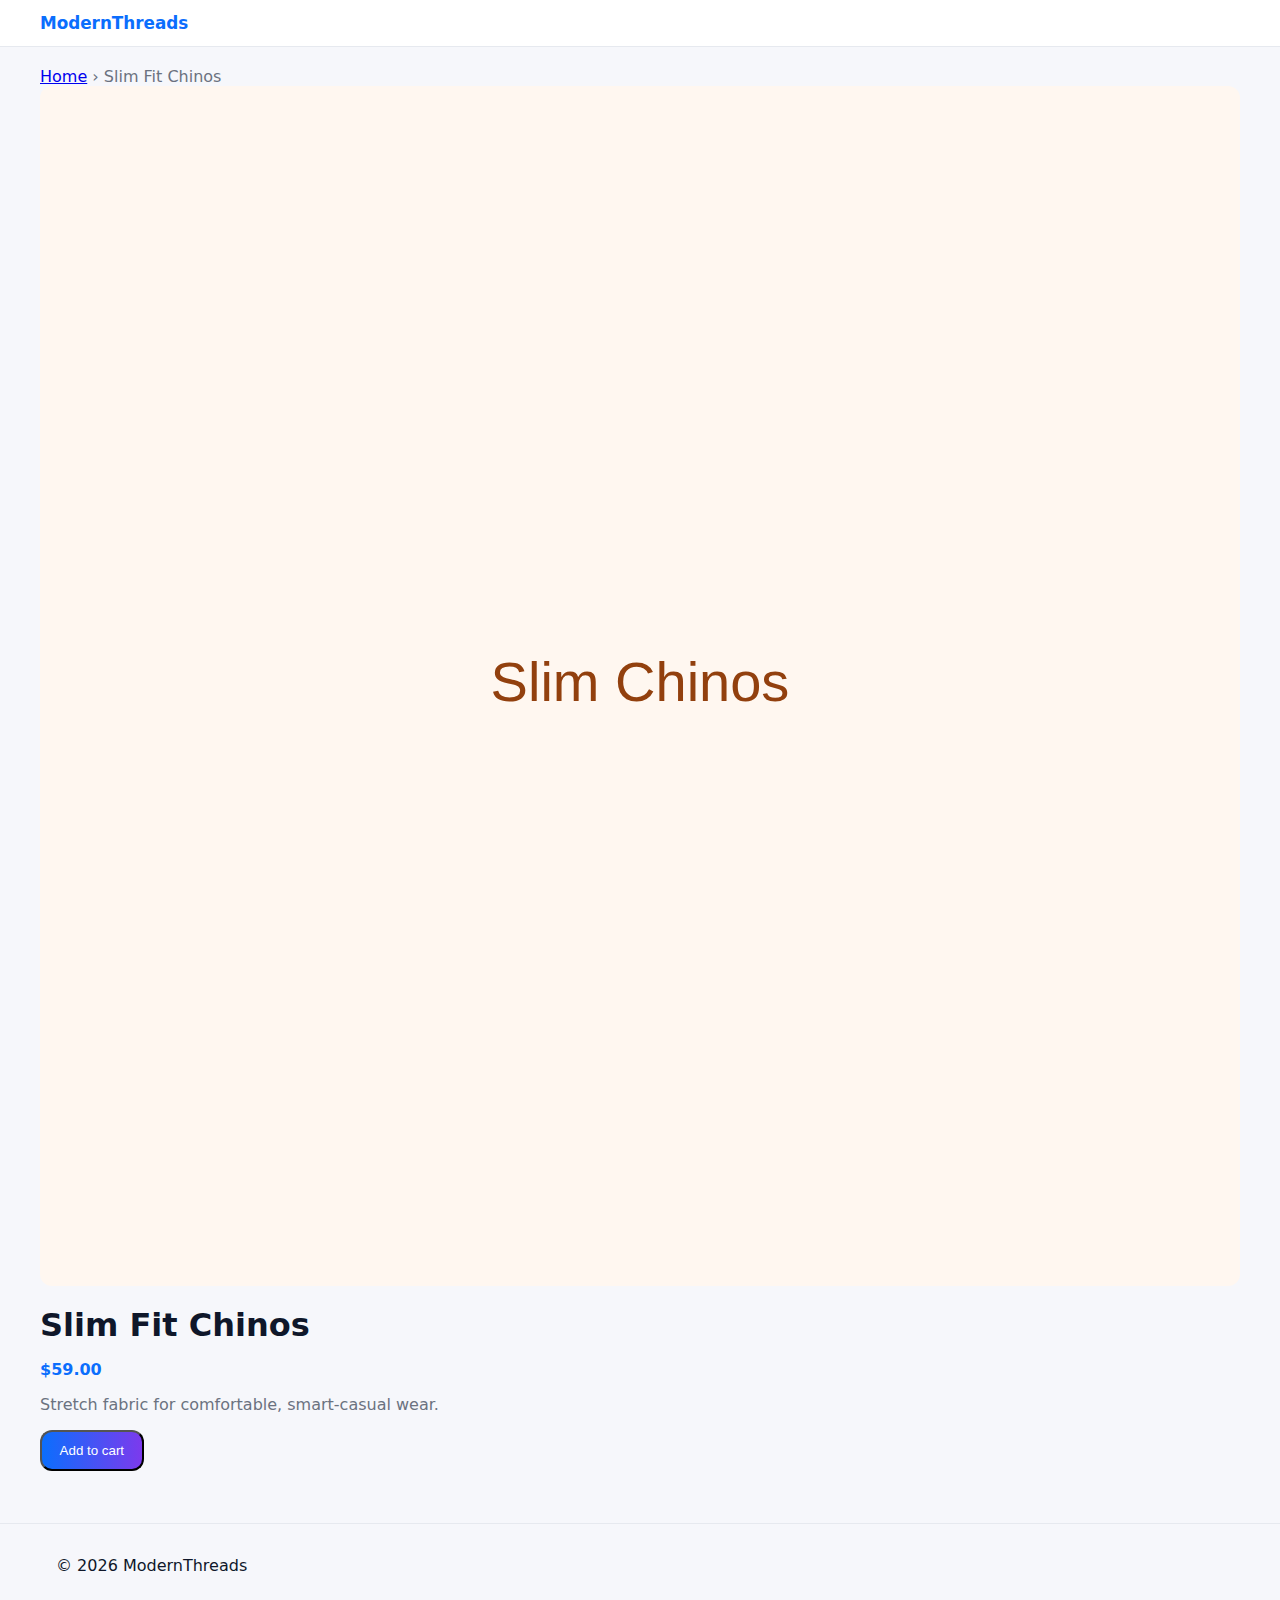
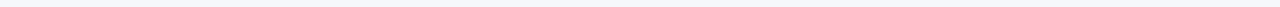
<file: public/products/slim-fit-chinos.html>
<!doctype html>
<html lang="en"><head><meta charset="utf-8"/><title>Slim Fit Chinos — ModernThreads</title><meta name="description" content="Slim Fit Chinos — versatile chinos for smart-casual looks."/><meta name="viewport" content="width=device-width,initial-scale=1"/><link rel="canonical" href="https://your-domain.com/products/slim-fit-chinos.html"/><meta property="og:image" content="https://your-domain.com/images/slim-fit-chinos.svg"/><link rel="stylesheet" href="../css/styles.css"/></head><body><header class="site-header"><div class="wrap header-inner"><a class="brand" href="/">ModernThreads</a></div></header><main class="wrap section"><nav aria-label="Breadcrumb" class="muted"><a href="/">Home</a> › <span>Slim Fit Chinos</span></nav><article style="display:grid;gap:1rem"><div class="product-media"><img src="../images/slim-fit-chinos.svg" alt="Slim Fit Chinos" loading="lazy"></div><div class="product-info"><h1>Slim Fit Chinos</h1><p class="price">$59.00</p><p class="muted">Stretch fabric for comfortable, smart-casual wear.</p><div style="margin-top:0.8rem"><button class="btn" onclick="alert('Add to cart demo')">Add to cart</button></div></div></article></main><footer class="site-footer"><div class="wrap footer-inner"><div>&copy; <span id="year"></span> ModernThreads</div></div></footer><script>document.getElementById('year').textContent=new Date().getFullYear();</script></body></html>
</file>
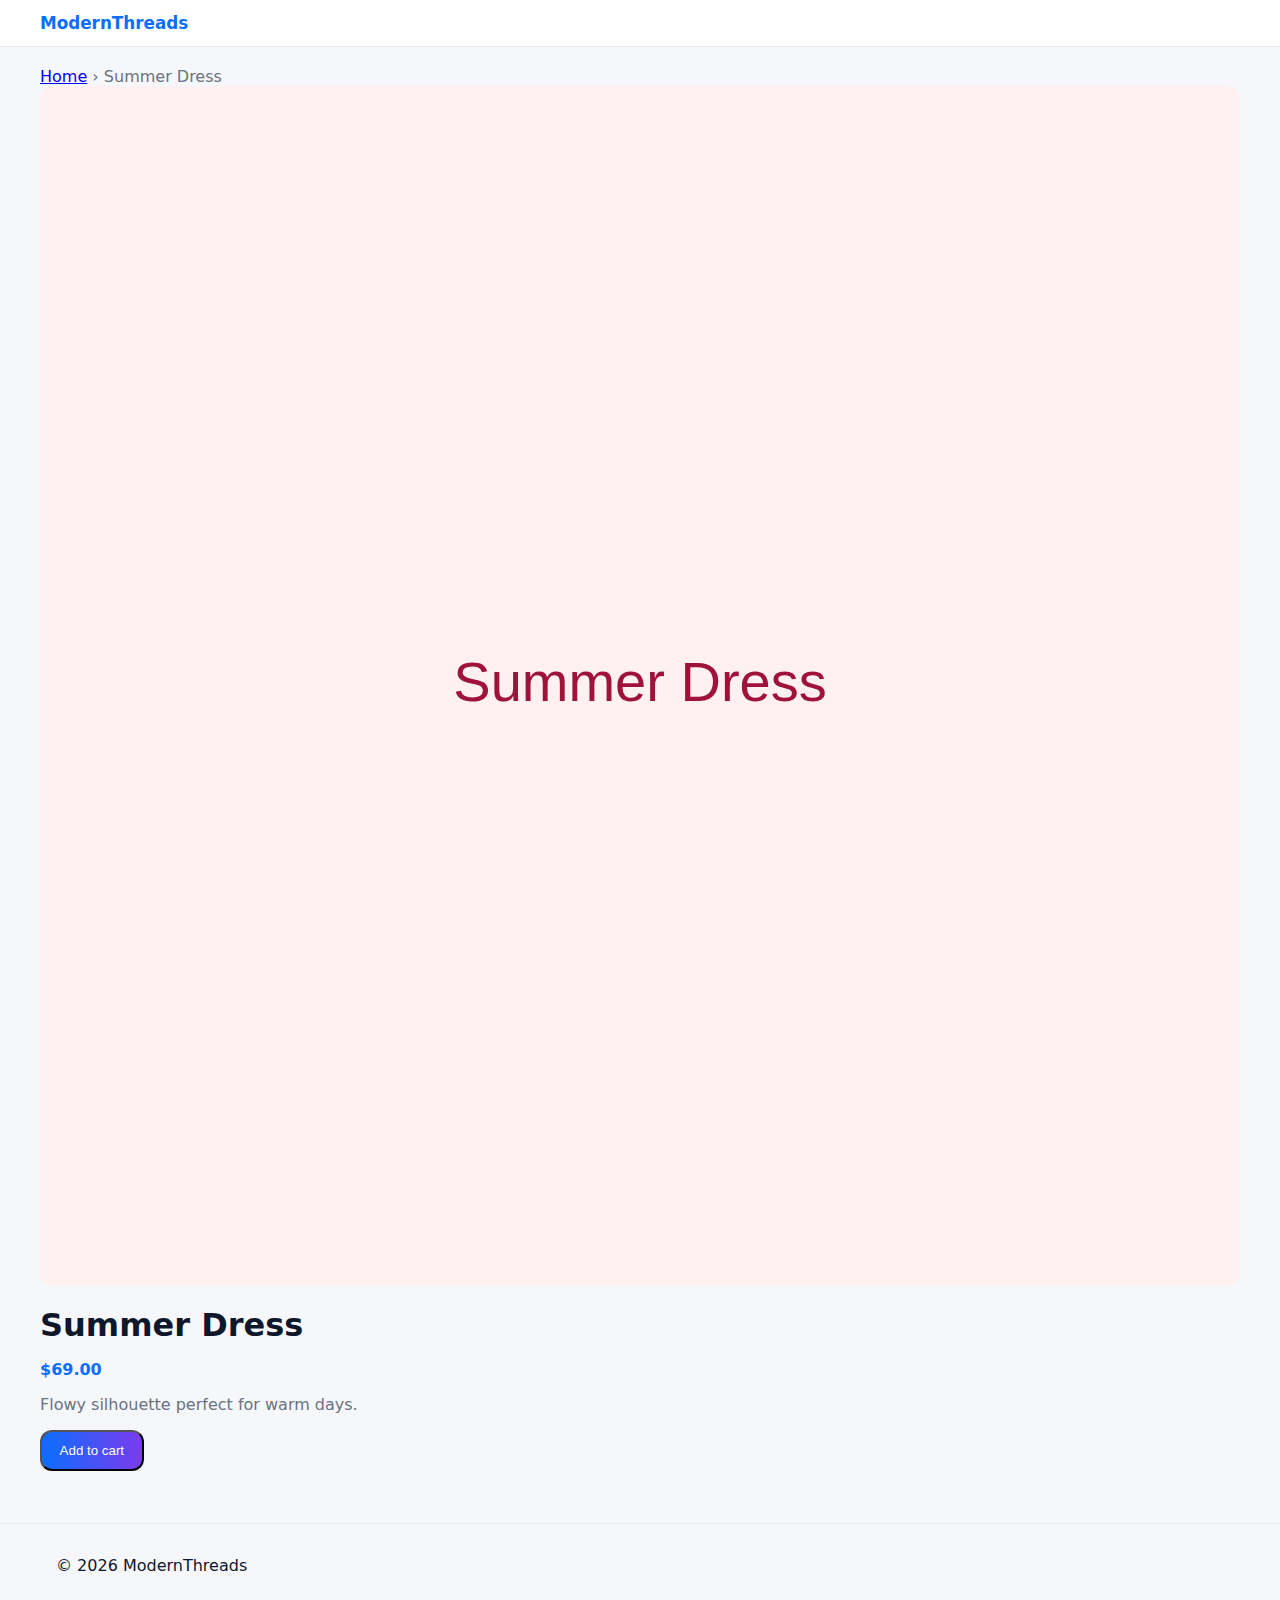
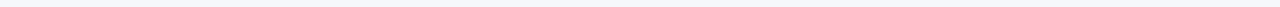
<file: public/products/summer-dress.html>
<!doctype html>
<html lang="en"><head><meta charset="utf-8"/><title>Summer Dress — ModernThreads</title><meta name="description" content="Summer Dress — flowy summer dress in breathable fabric."/><meta name="viewport" content="width=device-width,initial-scale=1"/><link rel="canonical" href="https://your-domain.com/products/summer-dress.html"/><meta property="og:image" content="https://your-domain.com/images/summer-dress.svg"/><link rel="stylesheet" href="../css/styles.css"/></head><body><header class="site-header"><div class="wrap header-inner"><a class="brand" href="/">ModernThreads</a></div></header><main class="wrap section"><nav aria-label="Breadcrumb" class="muted"><a href="/">Home</a> › <span>Summer Dress</span></nav><article style="display:grid;gap:1rem"><div class="product-media"><img src="../images/summer-dress.svg" alt="Summer Dress" loading="lazy"></div><div class="product-info"><h1>Summer Dress</h1><p class="price">$69.00</p><p class="muted">Flowy silhouette perfect for warm days.</p><div style="margin-top:0.8rem"><button class="btn" onclick="alert('Add to cart demo')">Add to cart</button></div></div></article></main><footer class="site-footer"><div class="wrap footer-inner"><div>&copy; <span id="year"></span> ModernThreads</div></div></footer><script>document.getElementById('year').textContent=new Date().getFullYear();</script></body></html>
</file>
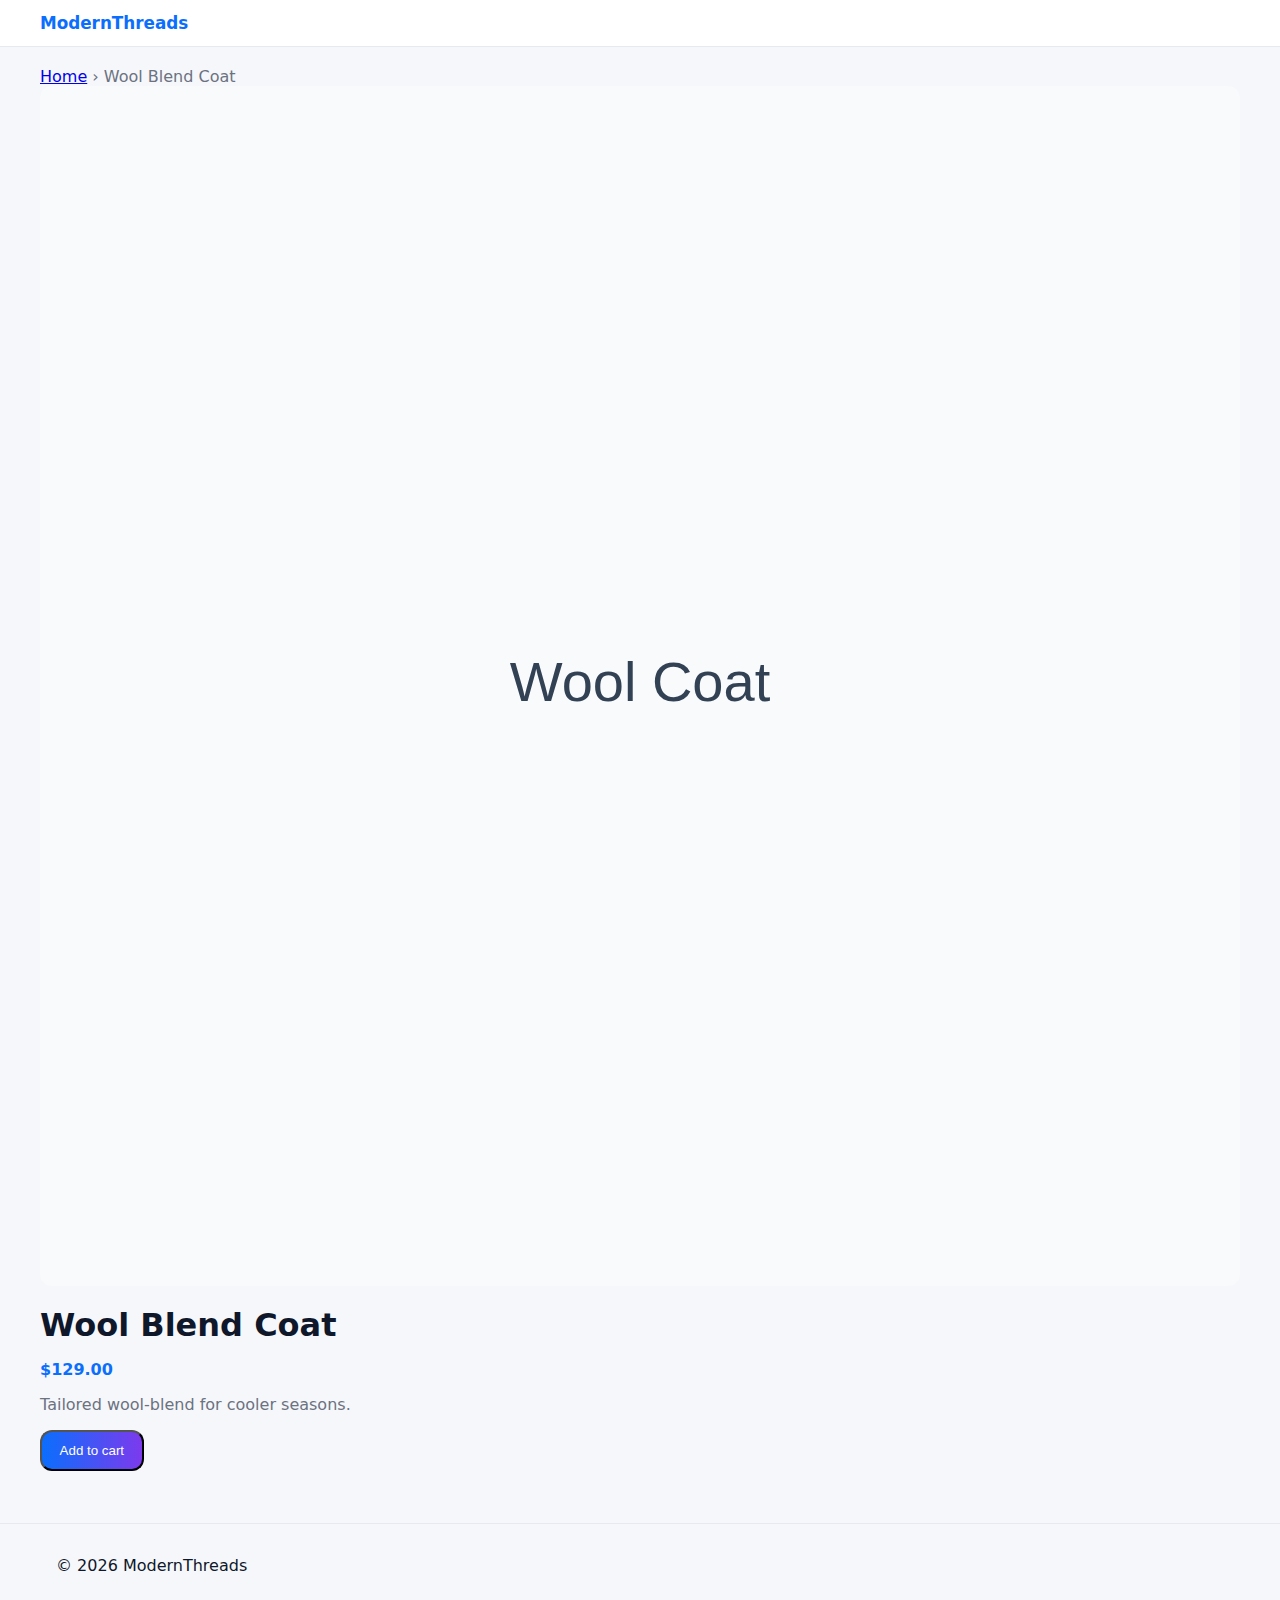
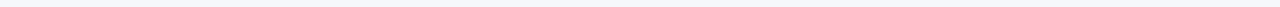
<file: public/products/wool-blend-coat.html>
<!doctype html>
<html lang="en"><head><meta charset="utf-8"/><title>Wool Blend Coat — ModernThreads</title><meta name="description" content="Wool Blend Coat — warm and stylish wool-blend coat."/><meta name="viewport" content="width=device-width,initial-scale=1"/><link rel="canonical" href="https://your-domain.com/products/wool-blend-coat.html"/><meta property="og:image" content="https://your-domain.com/images/wool-blend-coat.svg"/><link rel="stylesheet" href="../css/styles.css"/></head><body><header class="site-header"><div class="wrap header-inner"><a class="brand" href="/">ModernThreads</a></div></header><main class="wrap section"><nav aria-label="Breadcrumb" class="muted"><a href="/">Home</a> › <span>Wool Blend Coat</span></nav><article style="display:grid;gap:1rem"><div class="product-media"><img src="../images/wool-blend-coat.svg" alt="Wool Blend Coat" loading="lazy"></div><div class="product-info"><h1>Wool Blend Coat</h1><p class="price">$129.00</p><p class="muted">Tailored wool-blend for cooler seasons.</p><div style="margin-top:0.8rem"><button class="btn" onclick="alert('Add to cart demo')">Add to cart</button></div></div></article></main><footer class="site-footer"><div class="wrap footer-inner"><div>&copy; <span id="year"></span> ModernThreads</div></div></footer><script>document.getElementById('year').textContent=new Date().getFullYear();</script></body></html>
</file>
<file: public/css/styles.css>
:root{
  --bg:#f6f7fb; --card:#fff; --accent:#0b6efd; --accent-2:#7c3aed; --muted:#6b7280;
  --radius:12px; --max:1200px; font-family:Inter,system-ui,-apple-system,"Segoe UI",Roboto,Arial;
}
*{box-sizing:border-box}
html,body{margin:0;padding:0;background:var(--bg);color:#0f172a}
.wrap{max-width:var(--max);margin:0 auto;padding:1rem}
.visually-hidden{position:absolute!important;height:1px;width:1px;overflow:hidden;clip:rect(1px,1px,1px,1px);white-space:nowrap;border:0;padding:0;margin:-1px}

/* Header */
.site-header{background:#fff;border-bottom:1px solid #e6e9ef;position:sticky;top:0;z-index:40}
.header-inner{display:flex;align-items:center;justify-content:space-between;gap:1rem;padding:0.8rem 0}
.brand{font-weight:800;color:var(--accent);text-decoration:none;font-size:1.05rem}
.hamburger{display:none;background:none;border:0;font-size:1.35rem}
.main-nav{display:flex;gap:0.65rem;align-items:center}
.main-nav a{text-decoration:none;color:var(--muted);padding:0.4rem 0.6rem;border-radius:8px}
.main-nav a:hover{background:rgba(11,110,253,0.06);color:var(--accent)}

/* Hero */
.hero{padding:2rem 0;background:linear-gradient(180deg, rgba(11,110,253,0.06), transparent 60%)}
.hero-inner{display:grid;grid-template-columns:1fr;gap:1rem;align-items:center}
.hero-copy h1{font-size:1.6rem;margin:0}
.lead{color:var(--muted);margin:0.6rem 0 1rem}
.btn{display:inline-block;background:linear-gradient(90deg,var(--accent),var(--accent-2));color:#fff;padding:0.7rem 1.1rem;border-radius:12px;text-decoration:none}
.hero-svg{width:100%;height:auto;border-radius:12px;box-shadow:0 12px 30px rgba(12,20,60,0.08)}

/* Grid */
.section{padding:1.25rem 0}
.section-head{display:flex;justify-content:space-between;align-items:end;gap:1rem}
.muted{color:var(--muted)}
.grid{display:grid;grid-template-columns:repeat(2,1fr);gap:1rem;margin-top:1rem}
.card{background:var(--card);border-radius:var(--radius);overflow:hidden;box-shadow:0 8px 26px rgba(16,24,40,0.06);transition:transform .18s ease,box-shadow .18s ease}
.card:hover{transform:translateY(-6px);box-shadow:0 20px 50px rgba(16,24,40,0.12)}
.card-link{display:block;color:inherit;text-decoration:none}
.media{display:flex;align-items:center;justify-content:center;padding:0.6rem;background:linear-gradient(180deg,#f8fafc,#fff)}
.media img{width:100%;height:auto;max-height:260px;object-fit:cover;border-radius:8px}
.card-body{padding:0.9rem}
.card-body h3{margin:0 0 0.35rem;font-size:1rem}
.price{color:var(--accent);font-weight:700}

/* Newsletter */
.newsletter{margin:1.5rem 0;padding:1rem;background:linear-gradient(90deg,rgba(124,58,237,0.06),rgba(11,110,253,0.03));border-radius:12px}
.newsletter-inner{display:flex;flex-direction:column;gap:1rem}
.subscribe{display:flex;gap:0.5rem;width:100%}
.subscribe input{flex:1;padding:0.65rem;border-radius:10px;border:1px solid #e6e9ef}
.btn-alt{background:#fff;padding:0.6rem 0.9rem;border-radius:10px;border:1px solid #e6e9ef}

/* Footer */
.site-footer{border-top:1px solid #e6e9ef;padding:1rem 0;margin-top:2rem}
.footer-inner{display:flex;justify-content:space-between;align-items:center;gap:1rem}
.footer-nav{display:flex;gap:0.8rem}
.footer-nav a{text-decoration:none;color:var(--muted)}

/* Product detail shared */
.product-media img{width:100%;height:auto;border-radius:12px}
.product-info h1{margin:0}

/* Responsive */
@media(min-width:640px){
  .hero-inner{grid-template-columns:1fr 420px}
  .grid{grid-template-columns:repeat(3,1fr)}
  .newsletter-inner{flex-direction:row;justify-content:space-between;align-items:center}
}
@media(min-width:980px){
  .grid{grid-template-columns:repeat(4,1fr)}
  .hamburger{display:none}
}
@media(max-width:639px){
  .hamburger{display:block}
  .main-nav{position:fixed;top:64px;right:1rem;background:#fff;border-radius:12px;padding:0.75rem;box-shadow:0 12px 36px rgba(16,24,40,0.12);flex-direction:column;display:none}
  .main-nav.open{display:flex}
  .hero-copy h1{font-size:1.25rem}
  .footer-inner{flex-direction:column;align-items:flex-start}
}
</file>
